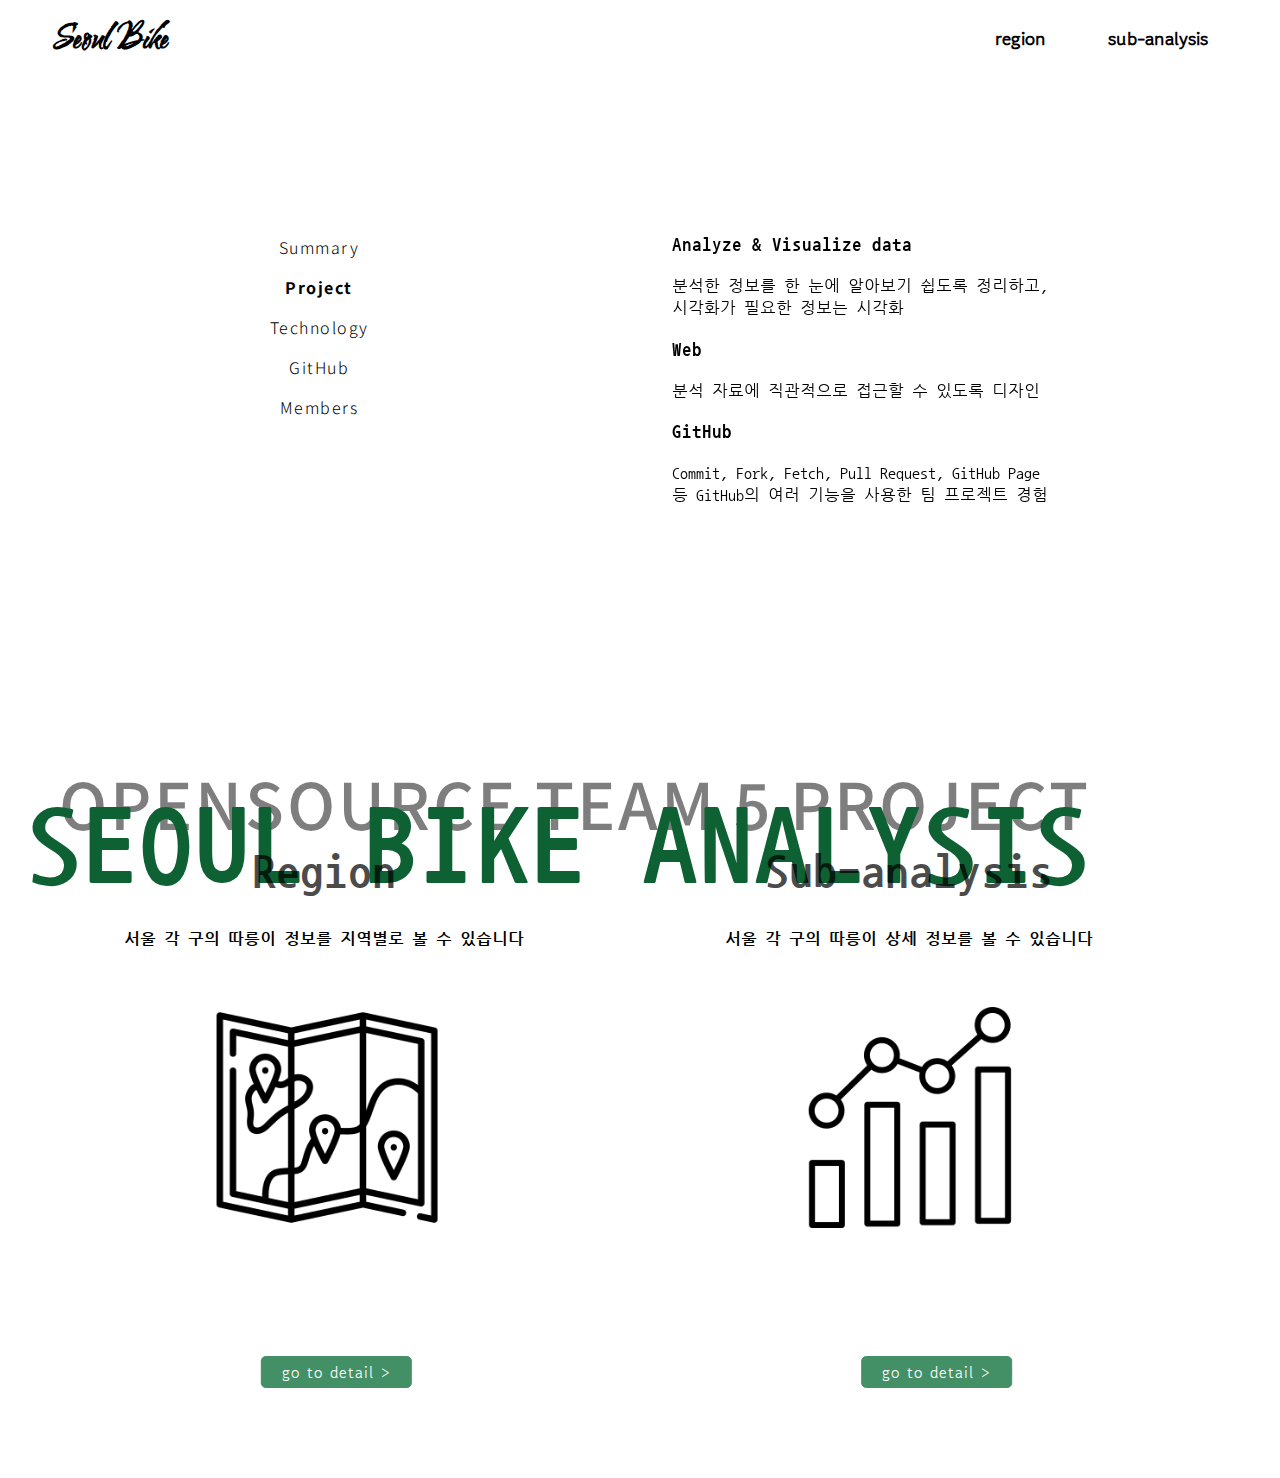
<file: main-1.html>
<!DOCTYPE html>
<html lang="en">
<head>
    <meta charset="UTF-8">
    <title>따릉이</title>
    <link rel="preconnect" href="https://fonts.googleapis.com">
    <link rel="preconnect" href="https://fonts.gstatic.com" crossorigin>
    <link href="https://fonts.googleapis.com/css2?family=Gowun+Dodum&family=Nanum+Gothic+Coding:wght@400;700&family=Noto+Sans+KR:wght@100;300;400;500&family=Water+Brush&display=swap" rel="stylesheet">
    <link rel="stylesheet" href="main.css">
</head>
<body>
    <header id = "menubar">
        <h1 id = "main"><a href = "main.html">Seoul Bike</a></h1>
        <nav id = "menu">
            <nav>
                <ul id="main1">
                    <li class="mainmenu"><a href = "region.html">region</a></li>
                    <li class="mainmenu"><a href = "sub.html">sub-analysis</a></li>
                </ul>
            </nav>
        </nav>
    </header>

    </div>
    <div class = "content" id = "maincontent">
        <article id = "tit">
            <h2>OPENSOURCE TEAM 5 PROJECT</h2>
            <h1>SEOUL BIKE ANALYSIS</h1>
        </article>
            
        <div id = "submenu">
            <button><a href="main.html">Summary</a></button><br>
            <button id = "active"><a href="main-1.html">Project</a></button><br>
            <button><a href="main-2.html">Technology</a></button><br>
            <button><a href="main-3.html">GitHub</a></button><br>
            <button><a href="main-4.html">Members</a></button>
        </div>

        <section id = "map_content">
            <article>
                <!-- <h1>Project Objective</h1> -->
                <h3>Analyze & Visualize data</h3>
                <p>
                분석한 정보를 한 눈에 알아보기 쉽도록 정리하고,<br> 
                시각화가 필요한 정보는 시각화</p>
                <h3>Web</h3>
                <p>
                분석 자료에 직관적으로 접근할 수 있도록 디자인</p>
                <h3>GitHub</h3>
                <p>
                Commit, Fork, Fetch, Pull Request, GitHub Page<br>
                등 GitHub의 여러 기능을 사용한 팀 프로젝트 경험</p>
            </article>
        </section>

    </div>
    <div class = "content" id = "subcon">
        <article class = "mainsec" id = "m1">
            <h1>Region</h1>
            <h3>서울 각 구의 따릉이 정보를 지역별로 볼 수 있습니다</h3>
            <img src="map2.png">
            <button class = "but"><a href = "region.html"> go to detail ></a></button>
        </article>
        <article class = "mainsec" id = "m2">
            <h1>Sub-analysis</h1>
            <h3>서울 각 구의 따릉이 상세 정보를 볼 수 있습니다</h3>
            <img src="graph.png">
            <button class = "but"><a href = "sub.html"> go to detail ></a></button>
        </article>

    </div>
</body>
</html>
</file>
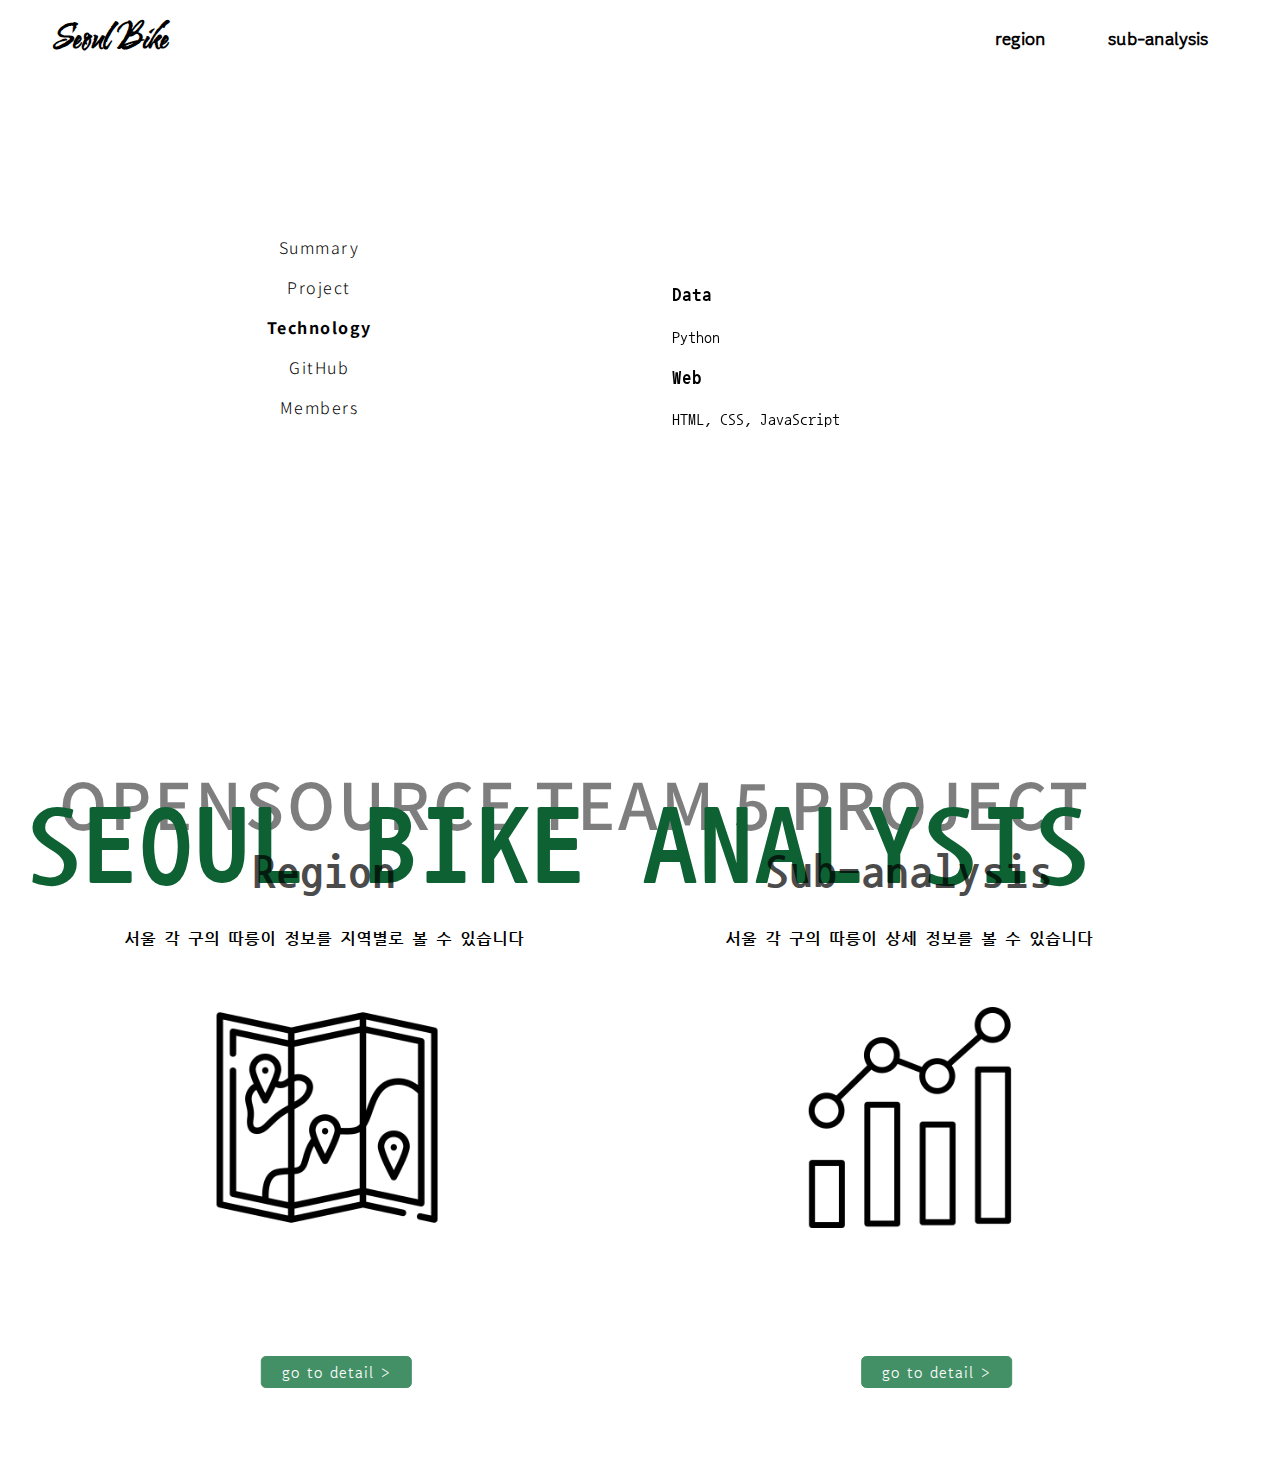
<file: main-2.html>
<!DOCTYPE html>
<html lang="en">
<head>
    <meta charset="UTF-8">
    <title>따릉이</title>
    <link rel="preconnect" href="https://fonts.googleapis.com">
    <link rel="preconnect" href="https://fonts.gstatic.com" crossorigin>
    <link href="https://fonts.googleapis.com/css2?family=Gowun+Dodum&family=Nanum+Gothic+Coding:wght@400;700&family=Noto+Sans+KR:wght@100;300;400;500&family=Water+Brush&display=swap" rel="stylesheet">
    <link rel="stylesheet" href="main.css">
</head>
<body>
    <header id = "menubar">
        <h1 id = "main"><a href = "main.html">Seoul Bike</a></h1>
        <nav id = "menu">
            <nav>
                <ul id="main1">
                    <li class="mainmenu"><a href = "region.html">region</a></li>
                    <li class="mainmenu"><a href = "sub.html">sub-analysis</a></li>
                </ul>
            </nav>
        </nav>
    </header>

    </div>
    <div class = "content" id = "maincontent">
        <article id = "tit">
            <h2>OPENSOURCE TEAM 5 PROJECT</h2>
            <h1>SEOUL BIKE ANALYSIS</h1>
            </article>
        
        <div id = "submenu">
            <button><a href="main.html">Summary</a></button><br>
            <button><a href="main-1.html">Project</a></button><br>
            <button id = "active"><a href="main-2.html">Technology</a></button><br>
            <button><a href="main-3.html">GitHub</a></button><br>
            <button><a href="main-4.html">Members</a></button>
        </div>

        <section id = "map_content">
            <article>
                <!-- <h1>Technology Stacks</h1> -->
                <h3>Data</h3>
                <p>Python</p>
                <h3>Web</h3>
                <p>HTML, CSS, JavaScript</p>
            </article>
        </section>

    </div>
    <div class = "content" id = "subcon">
        <article class = "mainsec" id = "m1">
            <h1>Region</h1>
            <h3>서울 각 구의 따릉이 정보를 지역별로 볼 수 있습니다</h3>
            <img src="map2.png">
            <button class = "but"><a href = "region.html"> go to detail ></a></button>
        </article>
        <article class = "mainsec" id = "m2">
            <h1>Sub-analysis</h1>
            <h3>서울 각 구의 따릉이 상세 정보를 볼 수 있습니다</h3>
            <img src="graph.png">
            <button class = "but"><a href = "sub.html"> go to detail ></a></button>
        </article>

    </div>
    </div>
         
</body>
</html>
</file>
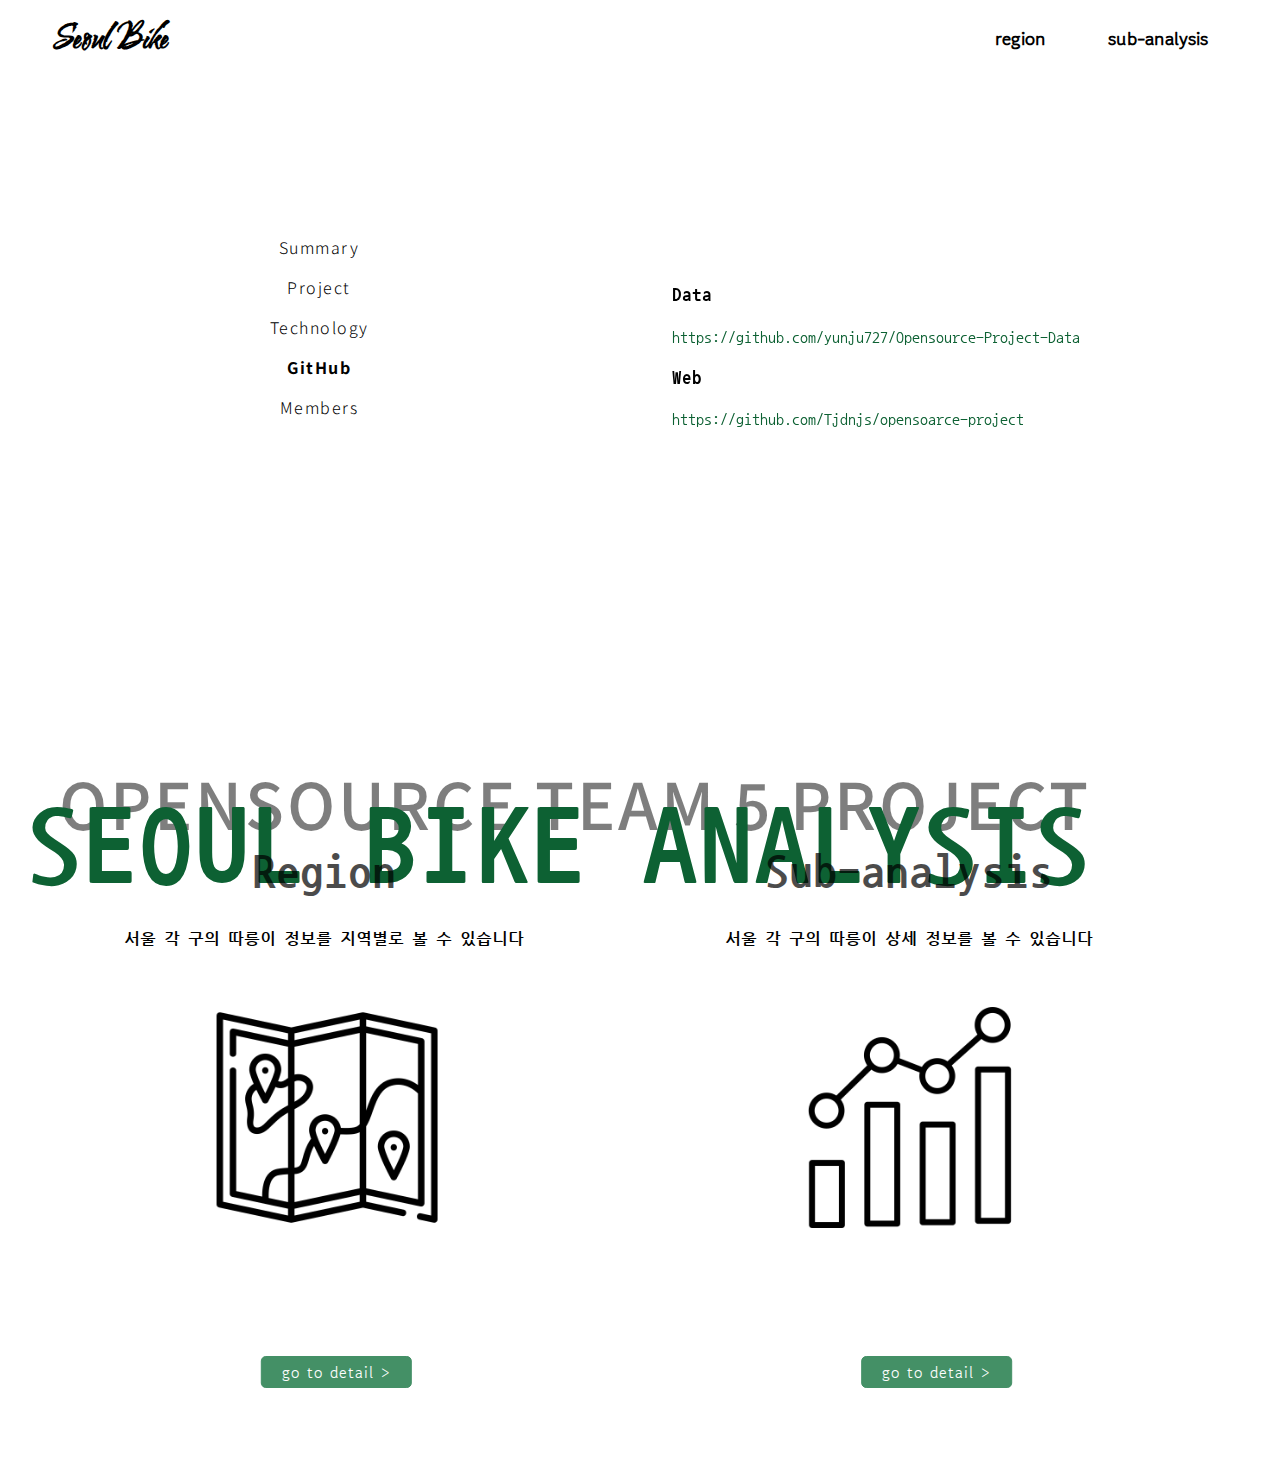
<file: main-3.html>
<!DOCTYPE html>
<html lang="en">
<head>
    <meta charset="UTF-8">
    <title>따릉이</title>
    <link rel="preconnect" href="https://fonts.googleapis.com">
    <link rel="preconnect" href="https://fonts.gstatic.com" crossorigin>
    <link href="https://fonts.googleapis.com/css2?family=Gowun+Dodum&family=Nanum+Gothic+Coding:wght@400;700&family=Noto+Sans+KR:wght@100;300;400;500&family=Water+Brush&display=swap" rel="stylesheet">
    <link rel="stylesheet" href="main.css">
</head>
<body>
    <header id = "menubar">
        <h1 id = "main"><a href = "main.html">Seoul Bike</a></h1>
        <nav id = "menu">
            <nav>
                <ul id="main1">
                    <li class="mainmenu"><a href = "region.html">region</a></li>
                    <li class="mainmenu"><a href = "sub.html">sub-analysis</a></li>
                </ul>
            </nav>
        </nav>
    </header>

    </div>
    <div class = "content" id = "maincontent">
        <article id = "tit">
            <h2>OPENSOURCE TEAM 5 PROJECT</h2>
            <h1>SEOUL BIKE ANALYSIS</h1>
            </article>
            
            <div id = "submenu">
                <button><a href="main.html">Summary</a></button><br>
                <button><a href="main-1.html">Project</a></button><br>
                <button><a href="main-2.html">Technology</a></button><br>
                <button id = "active"><a href="main-3.html">GitHub</a></button><br>
                <button><a href="main-4.html">Members</a></button>
            </div>

        <section id = "map_content">
            <article>
                <!-- <h1>GitHub</h1> -->
                <h3>Data</h3>
                <p><a href="https://github.com/yunju727/Opensource-Project-Data">
                    https://github.com/yunju727/Opensource-Project-Data</a></p>
                <h3>Web</h3>
                <p><a href="https://github.com/Tjdnjs/opensoarce-project">https://github.com/Tjdnjs/opensoarce-project</a></p>
            </article>
        </section>

    </div>
    <div class = "content" id = "subcon">
        <article class = "mainsec" id = "m1">
            <h1>Region</h1>
            <h3>서울 각 구의 따릉이 정보를 지역별로 볼 수 있습니다</h3>
            <img src="map2.png">
            <button class = "but"><a href = "region.html"> go to detail ></a></button>
        </article>
        <article class = "mainsec" id = "m2">
            <h1>Sub-analysis</h1>
            <h3>서울 각 구의 따릉이 상세 정보를 볼 수 있습니다</h3>
            <img src="graph.png">
            <button class = "but"><a href = "sub.html"> go to detail ></a></button>
        </article>

    </div>

</body>
</html>
</file>
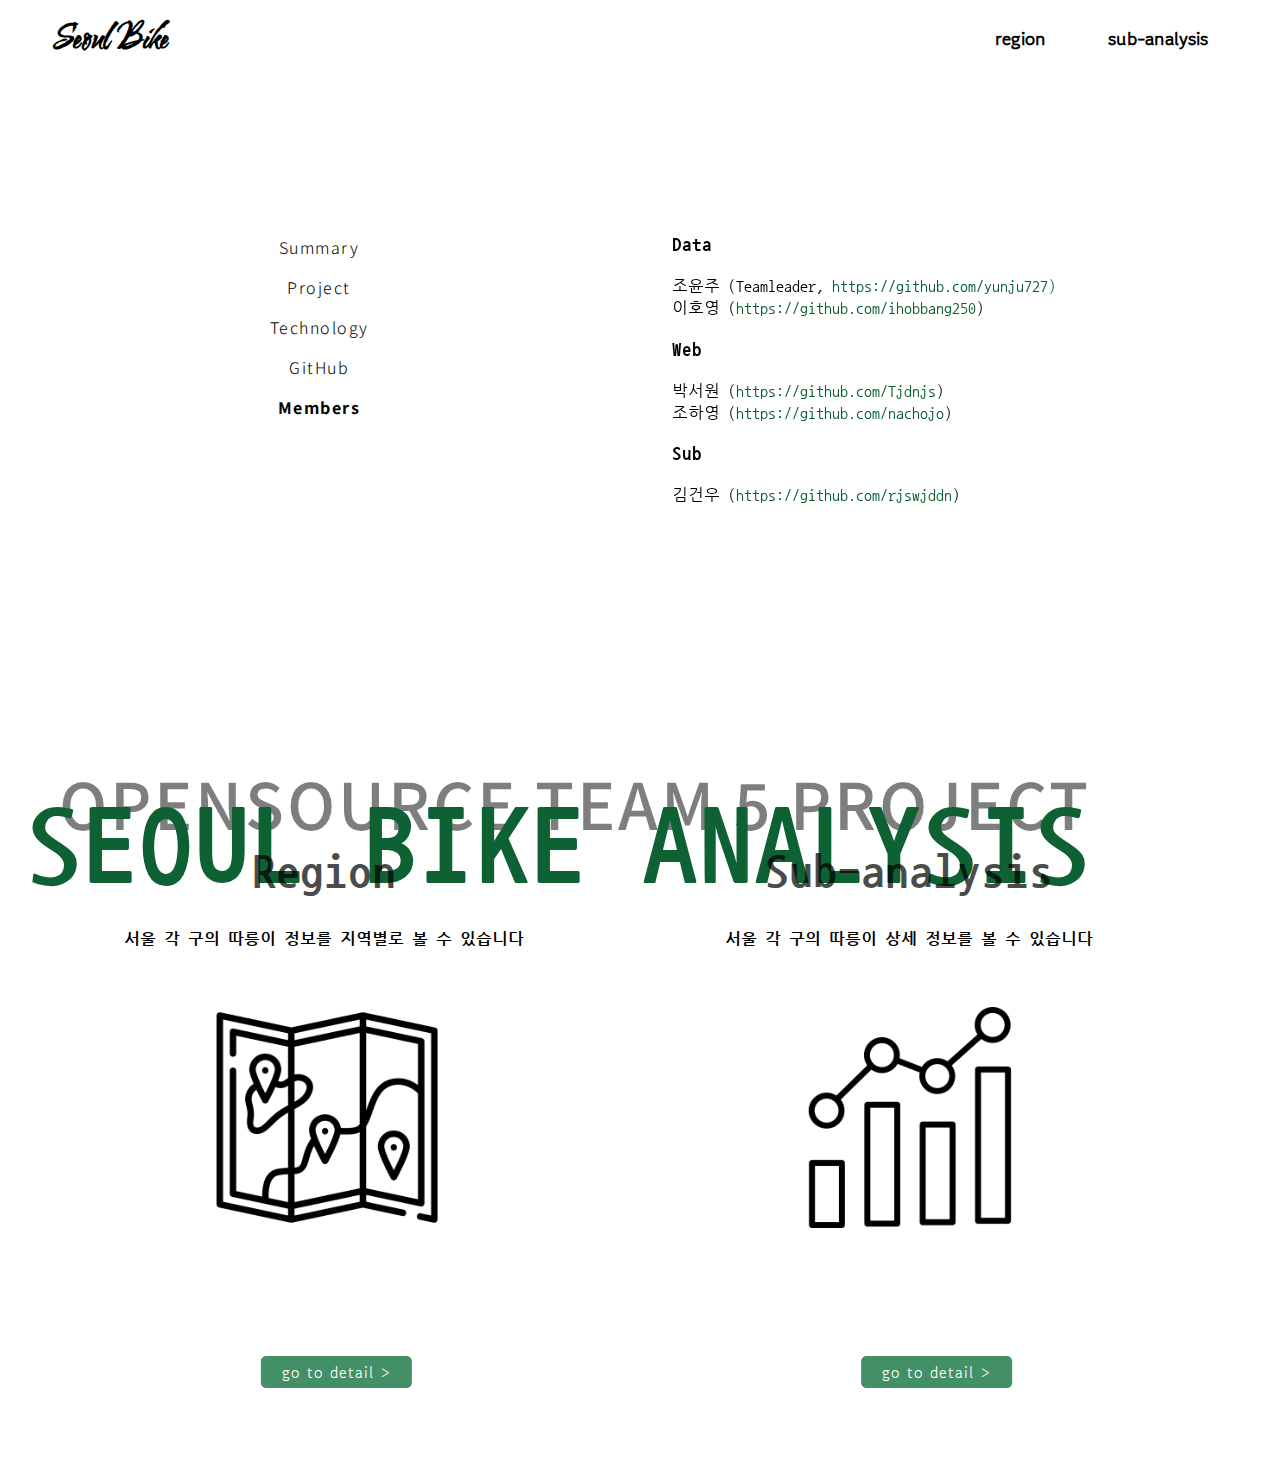
<file: main-4.html>
<!DOCTYPE html>
<html lang="en">
<head>
    <meta charset="UTF-8">
    <title>따릉이</title>
    <link rel="preconnect" href="https://fonts.googleapis.com">
    <link rel="preconnect" href="https://fonts.gstatic.com" crossorigin>
    <link href="https://fonts.googleapis.com/css2?family=Gowun+Dodum&family=Nanum+Gothic+Coding:wght@400;700&family=Noto+Sans+KR:wght@100;300;400;500&family=Water+Brush&display=swap" rel="stylesheet">
    <link rel="stylesheet" href="main.css">
</head>
<body>
    <header id = "menubar">
        <h1 id = "main"><a href = "main.html">Seoul Bike</a></h1>
        <nav id = "menu">
            <nav>
                <ul id="main1">
                    <li class="mainmenu"><a href = "region.html">region</a></li>
                    <li class="mainmenu"><a href = "sub.html">sub-analysis</a></li>
                </ul>
            </nav>
        </nav>
    </header>

    </div>
    <div class = "content" id = "maincontent">
        <article id = "tit">
            <h2>OPENSOURCE TEAM 5 PROJECT</h2>
            <h1>SEOUL BIKE ANALYSIS</h1>
        </article>
            
        <div id = "submenu">
            <button><a href="main.html">Summary</a></button><br>
            <button><a href="main-1.html">Project</a></button><br>
            <button><a href="main-2.html">Technology</a></button><br>
            <button><a href="main-3.html">GitHub</a></button><br>
            <button id = "active"><a href="main-4.html">Members</a></button>
        </div>

        <section id = "map_content">
            <article>
                <!-- <h1>Members</h1> -->
                <h3>Data</h3>
                <p>조윤주 (Teamleader, <a href="https://github.com/yunju727">https://github.com/yunju727)</a>
                    <br>이호영 (<a href="https://github.com/ihobbang250">https://github.com/ihobbang250</a>)
                </p>
                <h3>Web</h3>
                <p>박서원 (<a href = "https://github.com/Tjdnjs">https://github.com/Tjdnjs</a>)<br>
                    조하영 (<a href="https://github.com/nachojo">https://github.com/nachojo</a>)</p>
                <h3>Sub</h3>
                <p>김건우 (<a href="https://github.com/rjswjddn">https://github.com/rjswjddn</a>)</p>
            </article>
        </section>
</div>
<div class = "content" id = "subcon">
    <article class = "mainsec" id = "m1">
        <h1>Region</h1>
        <h3>서울 각 구의 따릉이 정보를 지역별로 볼 수 있습니다</h3>
        <img src="map2.png">
        <button class = "but"><a href = "region.html"> go to detail ></a></button>
    </article>
    <article class = "mainsec" id = "m2">
        <h1>Sub-analysis</h1>
        <h3>서울 각 구의 따릉이 상세 정보를 볼 수 있습니다</h3>
        <img src="graph.png">
        <button class = "but"><a href = "sub.html"> go to detail ></a></button>
    </article>

</div>
   
</body>
</html>
</file>
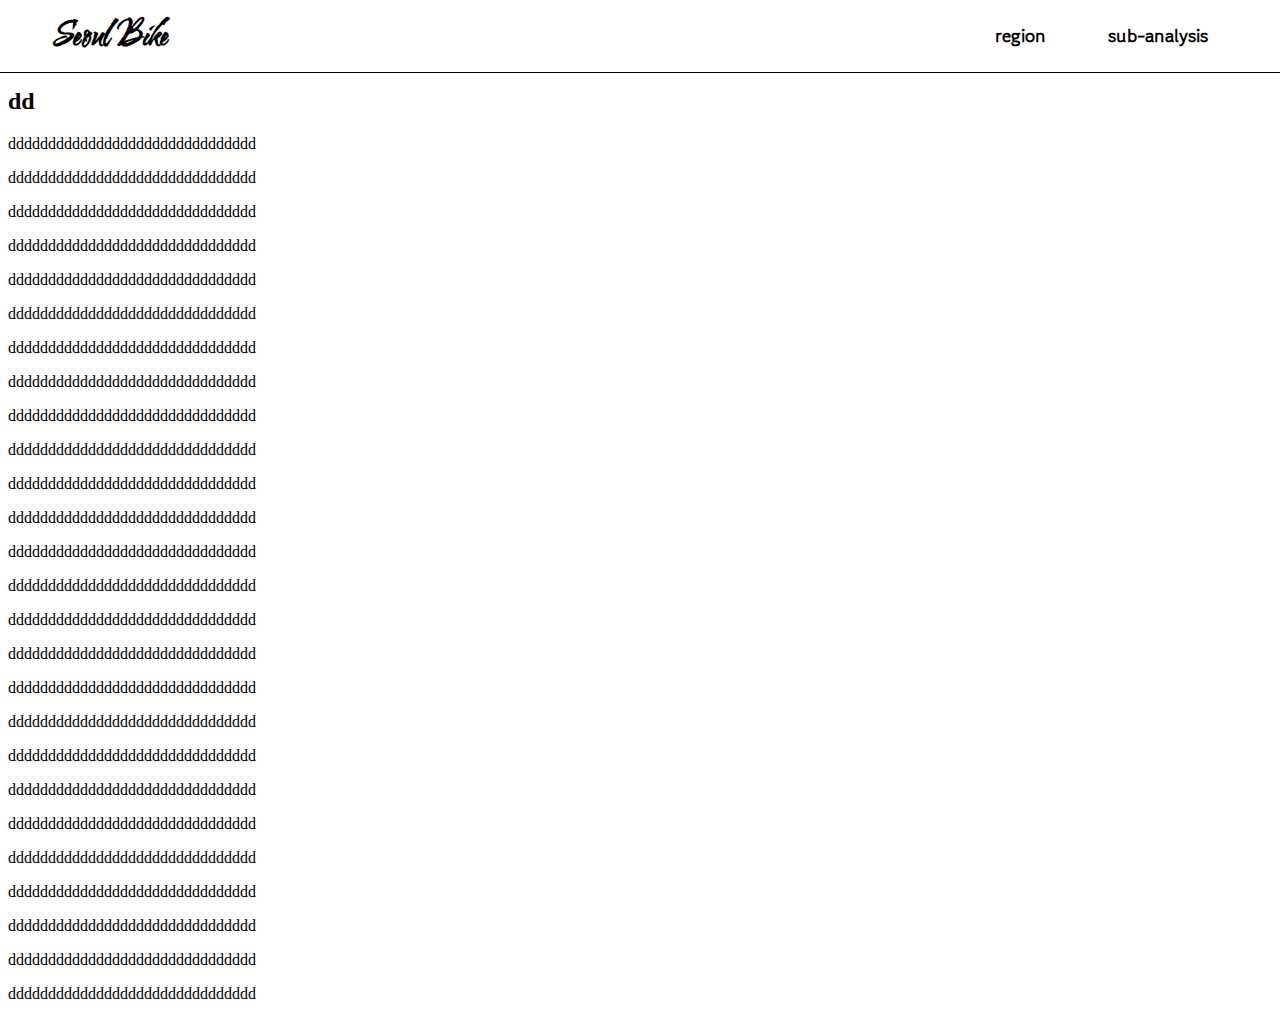
<file: main.html>
<!DOCTYPE html>
<html lang="en">
<head>
    <meta charset="UTF-8">
    <title>따릉이</title>
    <link rel="preconnect" href="https://fonts.googleapis.com">
    <link rel="preconnect" href="https://fonts.gstatic.com" crossorigin>
    <link href="https://fonts.googleapis.com/css2?family=Gowun+Dodum&family=Nanum+Gothic+Coding:wght@400;700&family=Noto+Sans+KR:wght@100;300;400;500&family=Water+Brush&display=swap" rel="stylesheet">

    <style>
        h1{
            margin-left:3%;
            font-family: 'Water Brush', cursive;
        }
        ul, ol, li{list-style: none;}
        ul::after{/*li float 해제*/
            content:"";display:block; clear:both;
        }
        a{
            color: black;
            text-decoration: none;
        }
        .mainmenu{
            font-family: 'Gowun Dodum', sans-serif;     
        }
        a:visited{
            color: black;
            text-decoration: none;
        }
        .mainmenu>a:hover{
            color:rgb(82, 82, 82); font-size: 1.15rem;
        }
        header{
            height: 40px;
            width:100%;
            padding: 1rem;
            font-weight: bold;
            background:white;
            display:flex;
            justify-content: space-between;
            align-items: center;
            position: fixed;
            border-bottom: solid 1px black;
            top:0; left:0;
        }
        body{
            padding-top:60px
        }
        #menu{
            width: 30%; text-align:center;
        }  
        #main1>li{
            text-align:center;
            position:relative;
            float:left;
        }
        #main1>li:hover>.submenu{
            display:block;
        }

        ul>li>a{
            text-align: center;
            margin:0 auto;
        }
        .submenu{
            display:none; position:absolute; width:100%; 
            font-size:0.95rem; text-align: center;
            padding-left: 0; padding-top:5px; padding-bottom: 5px;
            background:white;
            border: solid 1px black;
            line-height: 30px;
        }
        .mainmenu{
            font-size: 1.2rem; text-align:center;
            width: 40%;
        }
        .submenu>li:hover{
            background-color:rgb(196, 196, 196); 
        }

    </style>
</head>
<body>
    <header id = "menubar">
        <h1 id = "main"><a href = "main.html">Seoul Bike</a></h1>
        <nav id = "menu">
            <nav>
                <ul id="main1">
                    <li class="mainmenu"><a href = "region.html">region</a>
                        <!-- <ol class="submenu" id="submenu_r">
                            <li><a href = "#">강동구</a></li>
                            <li><a href = "#">강남구</a></li>
                            <li><a href = "#">강서구</a></li>
                            <li><a href = "#">강북구</a></li>
                            <li><a href = "#">서초구</a></li>
                        </ol> -->
                    </li>
                    <li class="mainmenu"><a href = "sub.html">sub-analysis</a>
                        <!-- <ol class="submenu" id="submenu_a">
                            <li><a href = "#">신규 가입 vs 실제 이용자</a></li>
                            <li><a href = "#">운동량 vs 이동거리</a></li>
                            <li><a href = "#">성별/연령별 이용률</a></li>
                        </ol> -->
                    </li>
                </ul>
            </nav>
        </nav>
    </header>

    <h2>dd</h2>
    <p>ddddddddddddddddddddddddddddddd</p>
    <p>ddddddddddddddddddddddddddddddd</p>
    <p>ddddddddddddddddddddddddddddddd</p>
    <p>ddddddddddddddddddddddddddddddd</p>
    <p>ddddddddddddddddddddddddddddddd</p>
    <p>ddddddddddddddddddddddddddddddd</p>
    <p>ddddddddddddddddddddddddddddddd</p>
    <p>ddddddddddddddddddddddddddddddd</p>
    <p>ddddddddddddddddddddddddddddddd</p>
    <p>ddddddddddddddddddddddddddddddd</p>
    <p>ddddddddddddddddddddddddddddddd</p>
    <p>ddddddddddddddddddddddddddddddd</p>
    <p>ddddddddddddddddddddddddddddddd</p>
    <p>ddddddddddddddddddddddddddddddd</p>
    <p>ddddddddddddddddddddddddddddddd</p>
    <p>ddddddddddddddddddddddddddddddd</p>
    <p>ddddddddddddddddddddddddddddddd</p>
    <p>ddddddddddddddddddddddddddddddd</p>
    <p>ddddddddddddddddddddddddddddddd</p>
    <p>ddddddddddddddddddddddddddddddd</p>
    <p>ddddddddddddddddddddddddddddddd</p>
    <p>ddddddddddddddddddddddddddddddd</p>
    <p>ddddddddddddddddddddddddddddddd</p>
    <p>ddddddddddddddddddddddddddddddd</p>
    <p>ddddddddddddddddddddddddddddddd</p>
    <p>ddddddddddddddddddddddddddddddd</p>
</body>
</html>
</file>
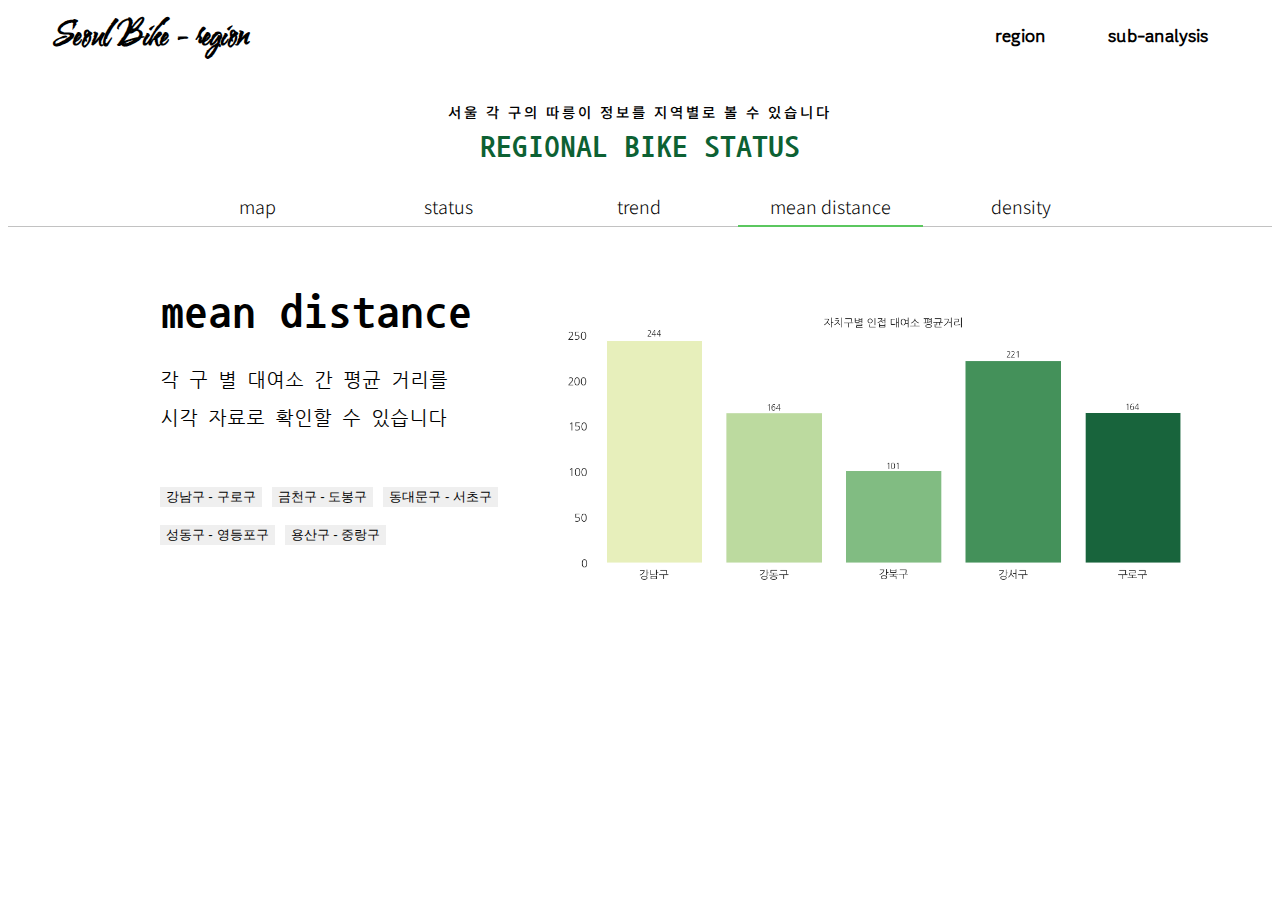
<file: region-1.html>
<!DOCTYPE html>
<html lang="en">
<head>
    <meta charset="UTF-8">
    <title>region : mean distance</title>
    <link rel="preconnect" href="https://fonts.googleapis.com">
    <link rel="preconnect" href="https://fonts.gstatic.com" crossorigin>
    <link rel="preconnect" href="https://fonts.googleapis.com">
    <link href="https://fonts.googleapis.com/css2?family=Gowun+Dodum&family=Nanum+Gothic+Coding:wght@400;700&family=Noto+Sans+KR:wght@100;300;400;500&family=Water+Brush&display=swap" rel="stylesheet">
    <!-- <meta name="viewport" content="width=device-width, height=device-height,initial-scale=1.0"> -->
    <link rel="stylesheet" href="region1.css">
</head>
<body>
    <header id = "menubar">
        <h1 id = "main"><a href = "main.html">Seoul Bike - region</a></h1>
        <nav id = "menu">
            <nav>
                <ul id="main1">
                    <li class="mainmenu"><a href = "region.html">region</a></li>
                    <li class="mainmenu"><a href = "sub.html">sub-analysis</a></li>
                </ul>
            </nav>
        </nav>
    </header>
    
    <div id = "content">
        <h2> 서울 각 구의 따릉이 정보를 지역별로 볼 수 있습니다</h2>
        <h1>REGIONAL BIKE STATUS</h1>
        
        <div id = "submenu">
            <button><a href="region.html">map</a></button>
            <button><a href="region-4.html">status</a></button>
            <button><a href="region-3.html">trend</a></button>
            <button id = "active"><a href="region-1.html">mean distance</a></button>
            <button><a href="region-2.html">density</a></button>
        </div>

        <section id = "map_content">
            <article>
                <h1>mean distance</h1>
                
                각 구 별 대여소 간 평균 거리를<br>
                시각 자료로 확인할 수 있습니다<br><br>
                    <button id="btn1">강남구 - 구로구</button> 
                    <button id="btn2">금천구 - 도봉구</button>
                    <button id="btn3">동대문구 - 서초구</button><br> 
                    <button id="btn4">성동구 - 영등포구</button>
                    <button id="btn5">용산구 - 중랑구</button> 
                    <!-- <button id="btn6">금천구</button> -->

            </article>
           <img src="평균거리1.png">
           <script src="region1.js"></script>
        </section>
      
    </div>
    

</body>
</html>
</file>
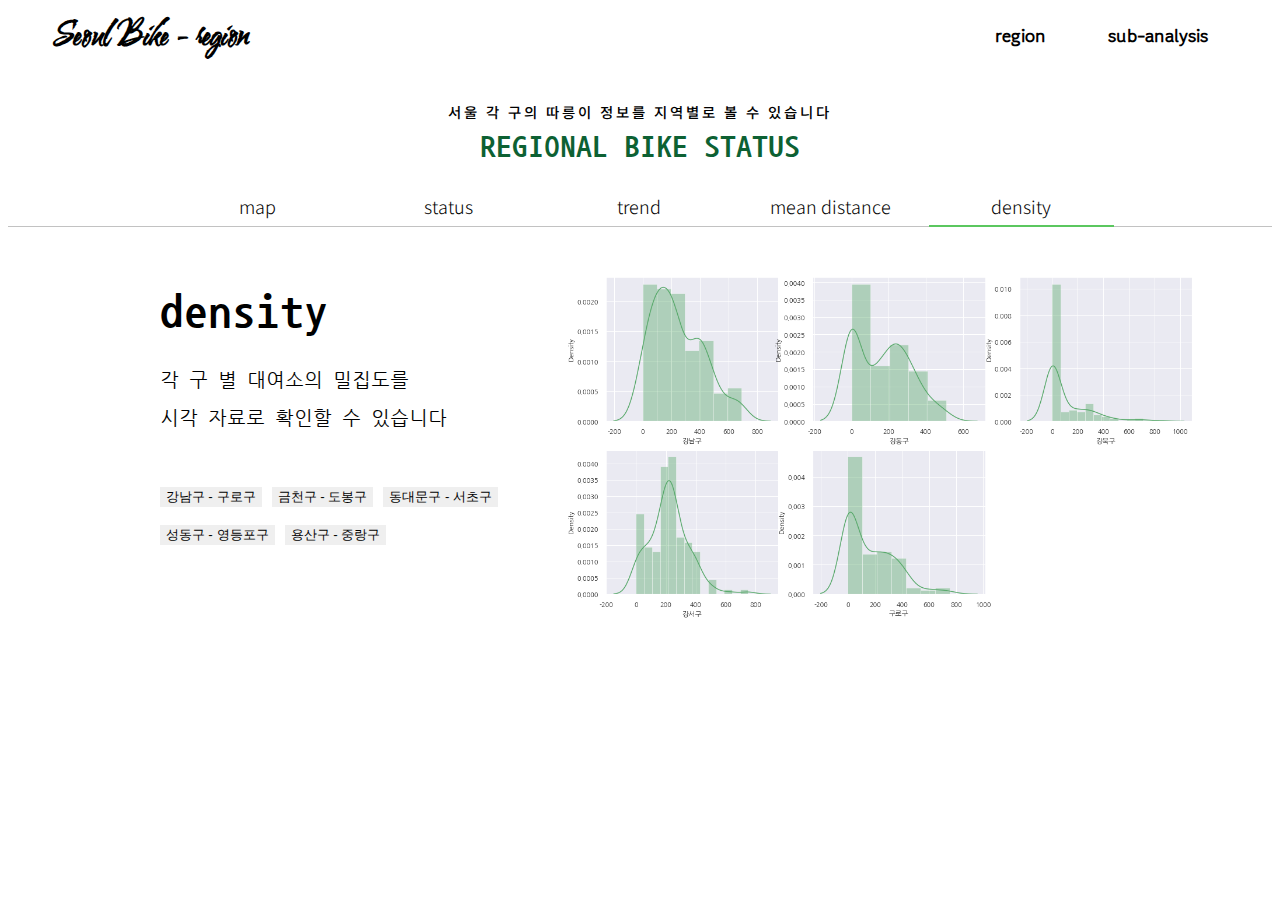
<file: region-2.html>
<!DOCTYPE html>
<html lang="en">
<head>
    <meta charset="UTF-8">
    <title>region : density</title>
    <link rel="preconnect" href="https://fonts.googleapis.com">
    <link rel="preconnect" href="https://fonts.gstatic.com" crossorigin>
    <link rel="preconnect" href="https://fonts.googleapis.com">
    <link href="https://fonts.googleapis.com/css2?family=Gowun+Dodum&family=Nanum+Gothic+Coding:wght@400;700&family=Noto+Sans+KR:wght@100;300;400;500&family=Water+Brush&display=swap" rel="stylesheet">
    <!-- <meta name="viewport" content="width=device-width, height=device-height,initial-scale=1.0"> -->
    <link rel="stylesheet" href="region2.css">
</head>
<body>
    <header id = "menubar">
        <h1 id = "main"><a href = "main.html">Seoul Bike - region</a></h1>
        <nav id = "menu">
            <nav>
                <ul id="main1">
                    <li class="mainmenu"><a href = "region.html">region</a></li>
                    <li class="mainmenu"><a href = "sub.html">sub-analysis</a></li>
                </ul>
            </nav>
        </nav>
    </header>
    
    <div id = "content">
        <h2> 서울 각 구의 따릉이 정보를 지역별로 볼 수 있습니다</h2>
        <h1>REGIONAL BIKE STATUS</h1>
        
        <div id = "submenu">
            <button><a href="region.html">map</a></button>
            <button><a href="region-4.html">status</a></button>
            <button><a href="region-3.html">trend</a></button>
            <button><a href="region-1.html">mean distance</a></button>
            <button id = "active"><a href="region-2.html">density</a></button>
        </div>

        <section id = "map_content">
            <article>
                <h1>density</h1>
                
                각 구 별 대여소의 밀집도를<br>
                시각 자료로 확인할 수 있습니다<br><br>
                <button id="btn1">강남구 - 구로구</button> 
                <button id="btn2">금천구 - 도봉구</button>
                <button id="btn3">동대문구 - 서초구</button><br> 
                <button id="btn4">성동구 - 영등포구</button>
                <button id="btn5">용산구 - 중랑구</button> 
                <!-- <button id="btn6">금천구</button> -->
            </article>
           <img src="밀집도1.png">
           <script src="region2.js"></script>
        </section>
      
    </div>
    

</body>
</html>
</file>
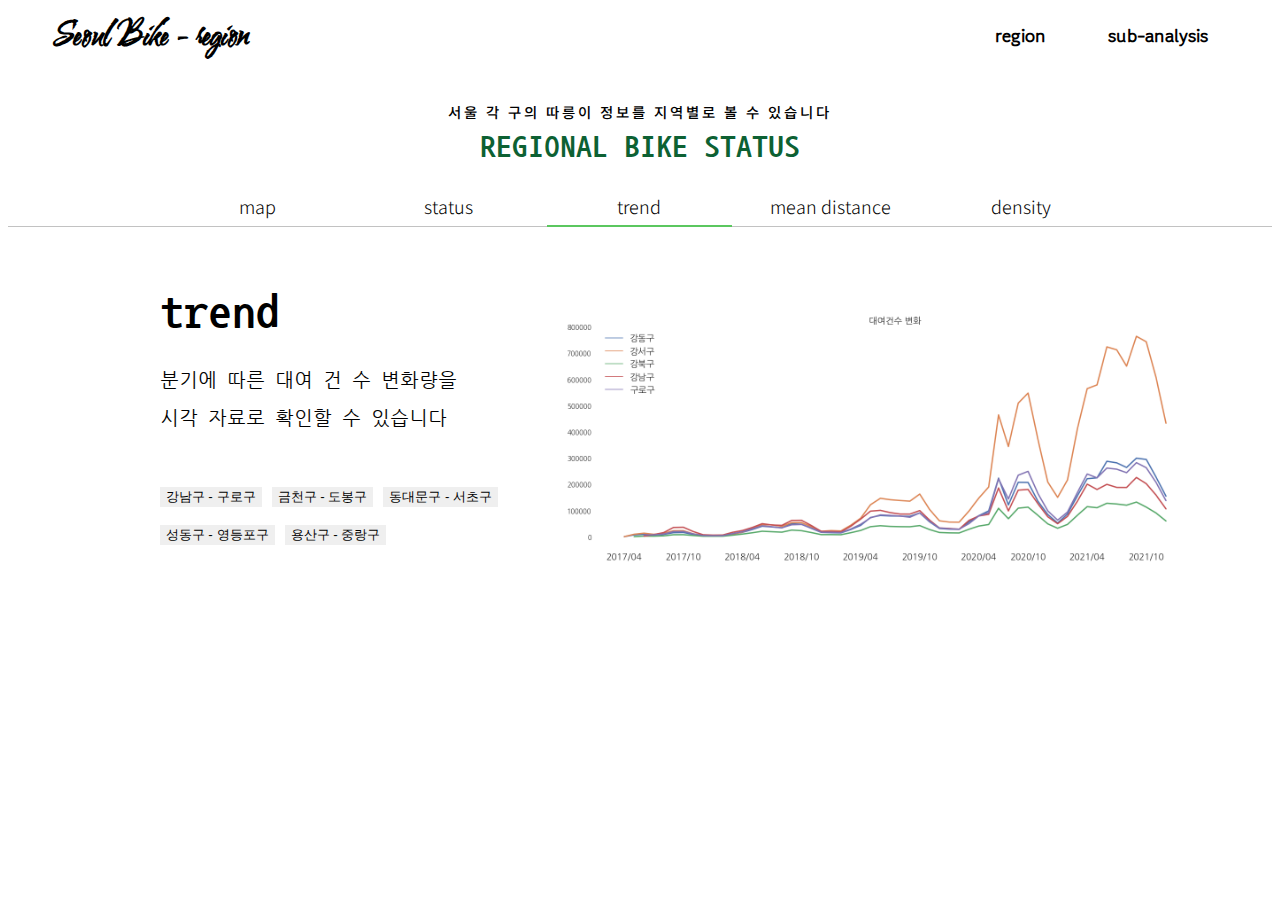
<file: region-3.html>
<!DOCTYPE html>
<html lang="en">
<head>
    <meta charset="UTF-8">
    <title>region : density</title>
    <link rel="preconnect" href="https://fonts.googleapis.com">
    <link rel="preconnect" href="https://fonts.gstatic.com" crossorigin>
    <link rel="preconnect" href="https://fonts.googleapis.com">
    <link href="https://fonts.googleapis.com/css2?family=Gowun+Dodum&family=Nanum+Gothic+Coding:wght@400;700&family=Noto+Sans+KR:wght@100;300;400;500&family=Water+Brush&display=swap" rel="stylesheet">
    <!-- <meta name="viewport" content="width=device-width, height=device-height,initial-scale=1.0"> -->
    <link rel="stylesheet" href="region1.css">
</head>
<body>
    <header id = "menubar">
        <h1 id = "main"><a href = "main.html">Seoul Bike - region</a></h1>
        <nav id = "menu">
            <nav>
                <ul id="main1">
                    <li class="mainmenu"><a href = "region.html">region</a></li>
                    <li class="mainmenu"><a href = "sub.html">sub-analysis</a></li>
                </ul>
            </nav>
        </nav>
    </header>
    
    <div id = "content">
        <h2> 서울 각 구의 따릉이 정보를 지역별로 볼 수 있습니다</h2>
        <h1>REGIONAL BIKE STATUS</h1>
        
        <div id = "submenu">
            <button><a href="region.html">map</a></button>
            <button><a href="region-4.html">status</a></button>
            <button id = "active"><a href="region-3.html">trend</a></button>
            <button><a href="region-1.html">mean distance</a></button>
            <button><a href="region-2.html">density</a></button>
        </div>

        <section id = "map_content">
            <article>
                <h1>trend</h1>
                분기에 따른 대여 건 수 변화량을<br>
                시각 자료로 확인할 수 있습니다<br><br>
                <button id="btn1">강남구 - 구로구</button> 
                <button id="btn2">금천구 - 도봉구</button>
                <button id="btn3">동대문구 - 서초구</button><br> 
                <button id="btn4">성동구 - 영등포구</button>
                <button id="btn5">용산구 - 중랑구</button> 
                <!-- <button id="btn6">금천구</button> -->
            </article>
           <img src="대여건수 변화1.png">
           <script src="region3.js"></script>
        </section>
      
    </div>
    

</body>
</html>
</file>
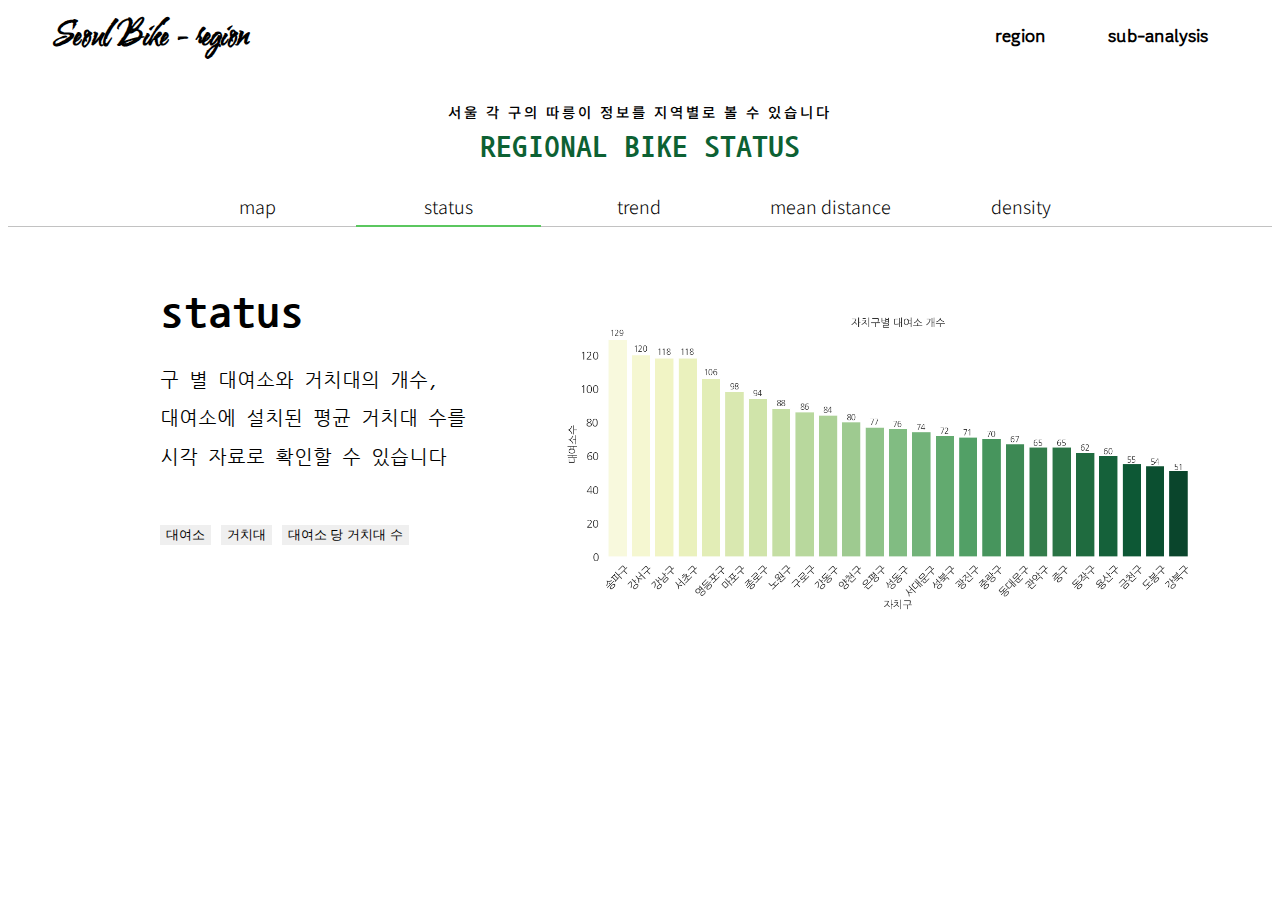
<file: region-4.html>
<!DOCTYPE html>
<html lang="en">
<head>
    <meta charset="UTF-8">
    <title>region : density</title>
    <link rel="preconnect" href="https://fonts.googleapis.com">
    <link rel="preconnect" href="https://fonts.gstatic.com" crossorigin>
    <link rel="preconnect" href="https://fonts.googleapis.com">
    <link href="https://fonts.googleapis.com/css2?family=Gowun+Dodum&family=Nanum+Gothic+Coding:wght@400;700&family=Noto+Sans+KR:wght@100;300;400;500&family=Water+Brush&display=swap" rel="stylesheet">
    <!-- <meta name="viewport" content="width=device-width, height=device-height,initial-scale=1.0"> -->
    <link rel="stylesheet" href="region1.css">
</head>
<body>
    <header id = "menubar">
        <h1 id = "main"><a href = "main.html">Seoul Bike - region</a></h1>
        <nav id = "menu">
            <nav>
                <ul id="main1">
                    <li class="mainmenu"><a href = "region.html">region</a></li>
                    <li class="mainmenu"><a href = "sub.html">sub-analysis</a></li>
                </ul>
            </nav>
        </nav>
    </header>
    
    <div id = "content">
        <h2> 서울 각 구의 따릉이 정보를 지역별로 볼 수 있습니다</h2>
        <h1>REGIONAL BIKE STATUS</h1>
        
        <div id = "submenu">
            <button><a href="region.html">map</a></button>
            <button id = "active"><a href="region-4.html">status</a></button>
            <button><a href="region-3.html">trend</a></button>
            <button><a href="region-1.html">mean distance</a></button>
            <button><a href="region-2.html">density</a></button>
        </div>

        <section id = "map_content">
            <article>
                <h1>status</h1>
                구 별 대여소와 거치대의 개수,<br>
                대여소에 설치된 평균 거치대 수를<br>
                시각 자료로 확인할 수 있습니다<br><br>
                <button id="btn6">대여소</button> 
                <button id="btn7">거치대</button>
                <button id="btn8">대여소 당 거치대 수</button>
            </article>
           <img src="대여소개수.png">
           <script src="region4.js"></script>
        </section>
      
    </div>
    

</body>
</html>
</file>
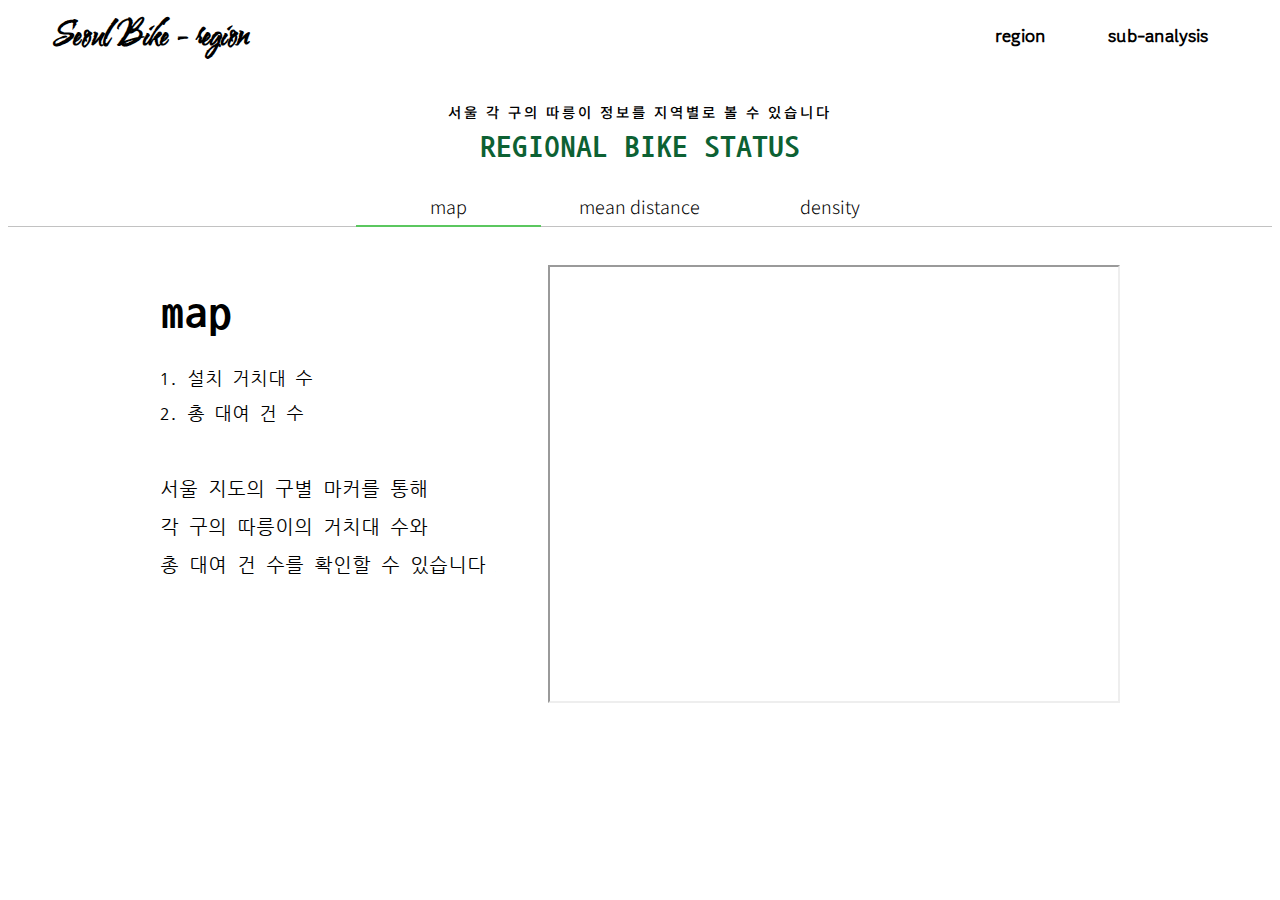
<file: region.html>
<!DOCTYPE html>
<html lang="en">
<head>
    <meta charset="UTF-8">
    <title>따릉이</title>
    <link rel="preconnect" href="https://fonts.googleapis.com">
    <link rel="preconnect" href="https://fonts.gstatic.com" crossorigin>
    <link rel="preconnect" href="https://fonts.googleapis.com">
    <link href="https://fonts.googleapis.com/css2?family=Gowun+Dodum&family=Nanum+Gothic+Coding:wght@400;700&family=Noto+Sans+KR:wght@100;300;400;500&family=Water+Brush&display=swap" rel="stylesheet">
    <!-- <meta name="viewport" content="width=device-width, height=device-height,initial-scale=1.0"> -->
    <link rel="stylesheet" href="region.css">
</head>
<body>
    <header id = "menubar">
        <h1 id = "main"><a href = "main.html">Seoul Bike - region</a></h1>
        <nav id = "menu">
            <nav>
                <ul id="main1">
                    <li class="mainmenu"><a href = "region.html">region</a></li>
                    <li class="mainmenu"><a href = "sub.html">sub-analysis</a></li>
                </ul>
            </nav>
        </nav>
    </header>
    
    <div id = "content">
        <h2> 서울 각 구의 따릉이 정보를 지역별로 볼 수 있습니다</h2>
        <h1>REGIONAL BIKE STATUS</h1>
        
        <div id = "submenu">
            <button id = "active"><a href="region.html">map</a></button>
            <button><a href="region-1.html">mean distance</a></button>
            <button><a href="region-2.html">density</a></button>
        </div>

        <section id = "map_content">
            <article>
                <h1>map</h1>
                <li>1. 설치 거치대 수</li>
                <li>2. 총 대여 건 수</li><br>
                서울 지도의 구별 마커를 통해<br>
                각 구의 따릉이의 거치대 수와<br>
                총 대여 건 수를 확인할 수 있습니다
            </article>
            <iframe src="https://www.google.com/maps/d/u/0/embed?mid=1-YB6tuaZfOBf2h95jw8B7RvhLs0TmkKB&ehbc=2E312F" ></iframe>
        </section>
        <!-- <button id = "gomap"><a href="#map">go to map ></a></button> -->
    </div>
    
    <!-- <div id = "map">
        <iframe src="https://www.google.com/maps/d/u/0/embed?mid=1-YB6tuaZfOBf2h95jw8B7RvhLs0TmkKB&ehbc=2E312F" ></iframe>
    </div> -->
</body>
</html>
</file>
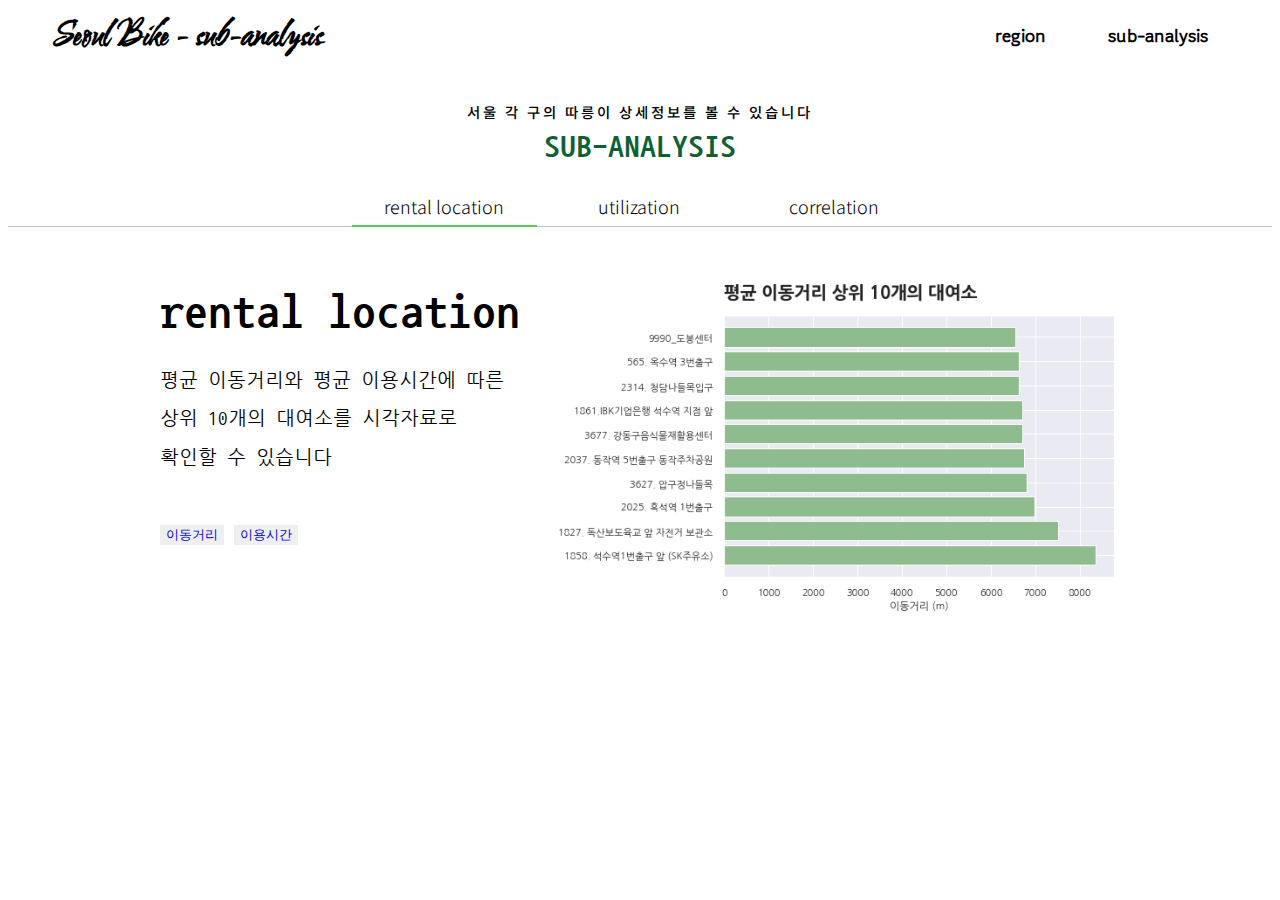
<file: sub.html>
<!DOCTYPE html>
<html lang="en">
<head>
    <meta charset="UTF-8">
    <title>sub-analysis : rental location</title>
    <link rel="preconnect" href="https://fonts.googleapis.com">
    <link rel="preconnect" href="https://fonts.gstatic.com" crossorigin>
    <link rel="preconnect" href="https://fonts.googleapis.com">
    <link href="https://fonts.googleapis.com/css2?family=Gowun+Dodum&family=Nanum+Gothic+Coding:wght@400;700&family=Noto+Sans+KR:wght@100;300;400;500&family=Water+Brush&display=swap" rel="stylesheet">
    <link rel="stylesheet" href="sub.css">
</head>
<body>
    <header id = "menubar">
        <h1 id = "main"><a href = "main.html">Seoul Bike - sub-analysis</a></h1>
        <nav id = "menu">
            <nav>
                <ul id="main1">
                    <li class="mainmenu"><a href = "region.html">region</a></li>
                    <li class="mainmenu"><a href = "sub.html">sub-analysis</a></li>
                </ul>
            </nav>
        </nav>
    </header>
    
    <div id = "content">
        <h2> 서울 각 구의 따릉이 상세정보를 볼 수 있습니다</h2>
        <h1>SUB-ANALYSIS</h1>
		
        <div id = "submenu">
            <button id = "active"><a href="sub.html">rental location</a></button>
            <button><a href="sub2.html">utilization</a></button>
			<button><a href="sub4.html">correlation</a></button>
        </div>
        <section id = "map_content">
            <article>
                <h1>rental location</h1>
				평균 이동거리와 평균 이용시간에 따른 <br>상위 10개의 대여소를 시각자료로<br> 확인할 수 있습니다<br><br>
				<button><a href="sub.html">이동거리</a></button>
				<button><a href="sub1.html">이용시간</a></button>
			</article>
			<img src="subimg/dis.png">
	   </section>
	</div>
</body>
</html>
</file>
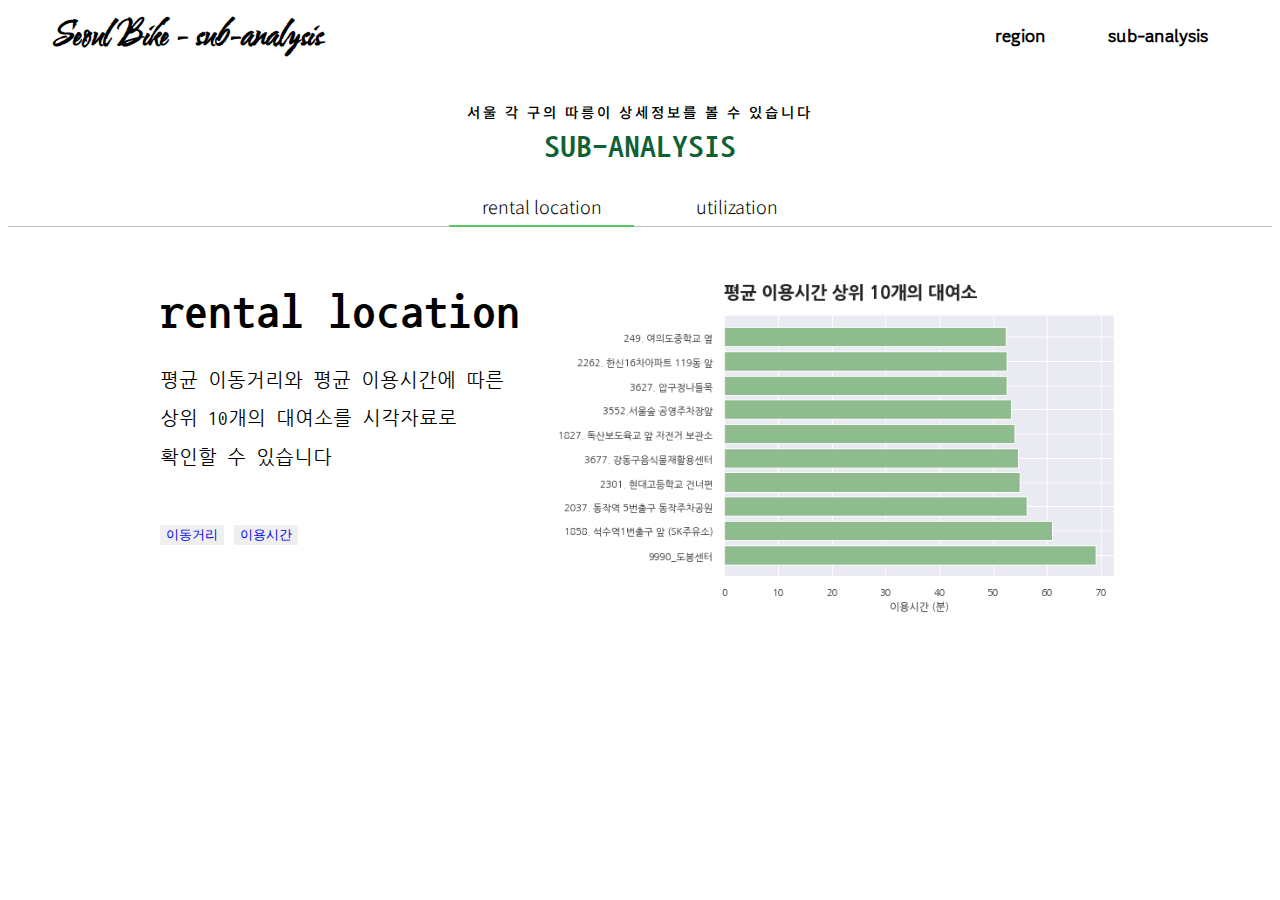
<file: sub1.html>
<!DOCTYPE html>
<html lang="en">
<head>
    <meta charset="UTF-8">
    <title>sub-analysis : rental location</title>
    <link rel="preconnect" href="https://fonts.googleapis.com">
    <link rel="preconnect" href="https://fonts.gstatic.com" crossorigin>
    <link rel="preconnect" href="https://fonts.googleapis.com">
    <link href="https://fonts.googleapis.com/css2?family=Gowun+Dodum&family=Nanum+Gothic+Coding:wght@400;700&family=Noto+Sans+KR:wght@100;300;400;500&family=Water+Brush&display=swap" rel="stylesheet">
    <link rel="stylesheet" href="sub.css">
</head>
<body>
    <header id = "menubar">
        <h1 id = "main"><a href = "main.html">Seoul Bike - sub-analysis</a></h1>
        <nav id = "menu">
            <nav>
                <ul id="main1">
                    <li class="mainmenu"><a href = "region.html">region</a></li>
                    <li class="mainmenu"><a href = "sub.html">sub-analysis</a></li>
                </ul>
            </nav>
        </nav>
    </header>
    
    <div id = "content">
        <h2> 서울 각 구의 따릉이 상세정보를 볼 수 있습니다</h2>
        <h1>SUB-ANALYSIS</h1>
		
        <div id = "submenu">
            <button id = "active"><a href="sub.html">rental location</a></button>
            <button><a href="sub2.html">utilization</a></button>
        </div>
        <section id = "map_content">
            <article>
                <h1>rental location</h1>
                평균 이동거리와 평균 이용시간에 따른 <br>상위 10개의 대여소를 시각자료로<br> 확인할 수 있습니다<br><br>
				<button><a href="sub.html">이동거리</a></button>
				<button><a href="sub1.html">이용시간</a></button>
			</article>
			<img src="subimg/time.png">
	   </section>
	</div>
</body>
</html>
</file>
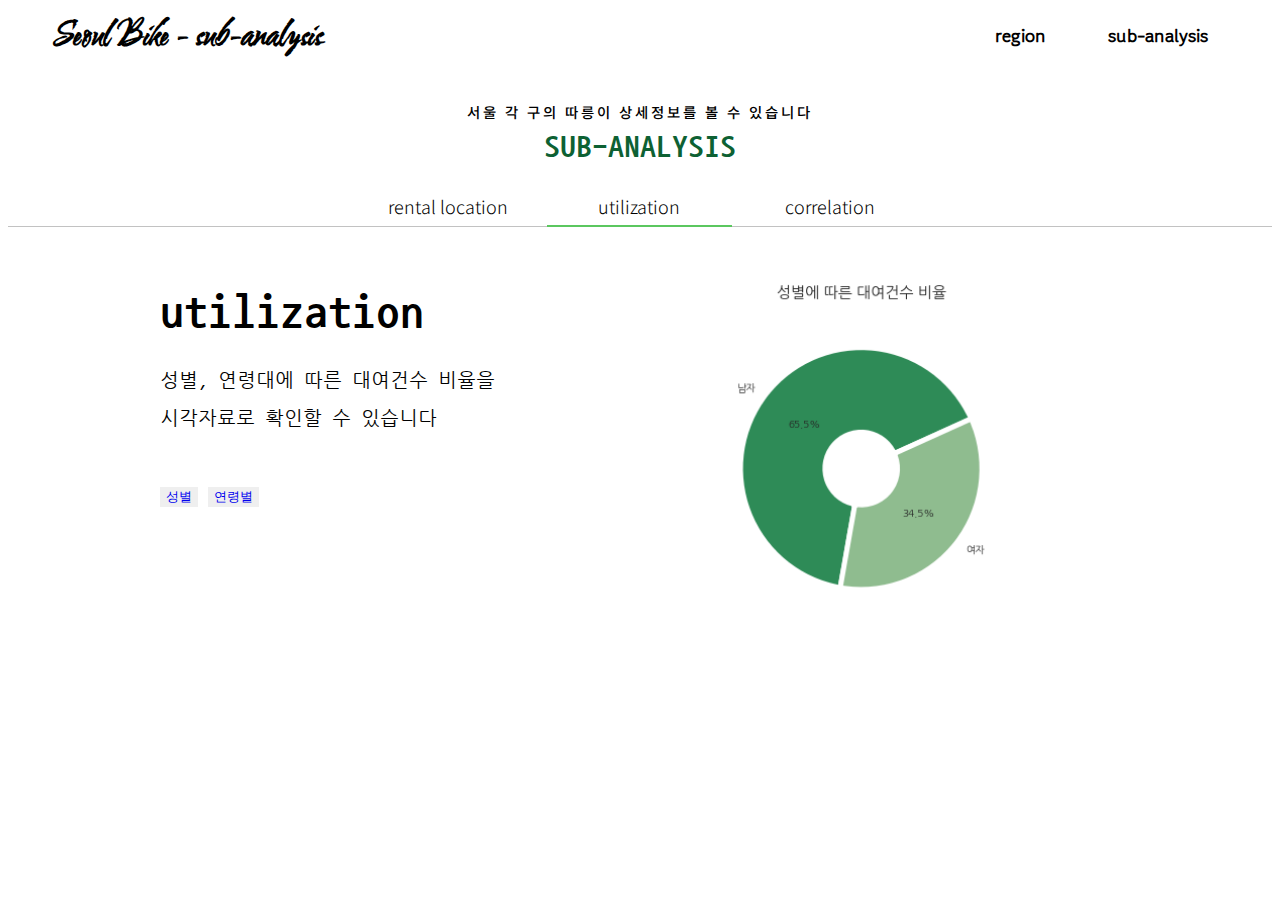
<file: sub2.html>
<!DOCTYPE html>
<html lang="en">
<head>
    <meta charset="UTF-8">
    <title>sub-analysis : utilization</title>
    <link rel="preconnect" href="https://fonts.googleapis.com">
    <link rel="preconnect" href="https://fonts.gstatic.com" crossorigin>
    <link rel="preconnect" href="https://fonts.googleapis.com">
    <link href="https://fonts.googleapis.com/css2?family=Gowun+Dodum&family=Nanum+Gothic+Coding:wght@400;700&family=Noto+Sans+KR:wght@100;300;400;500&family=Water+Brush&display=swap" rel="stylesheet">
    <link rel="stylesheet" href="sub2.css">
</head>
<body>
    <header id = "menubar">
        <h1 id = "main"><a href = "main.html">Seoul Bike - sub-analysis</a></h1>
        <nav id = "menu">
            <nav>
                <ul id="main1">
                    <li class="mainmenu"><a href = "region.html">region</a></li>
                    <li class="mainmenu"><a href = "sub.html">sub-analysis</a></li>
                </ul>
            </nav>
        </nav>
    </header>
    <div id = "content">
        <h2> 서울 각 구의 따릉이 상세정보를 볼 수 있습니다</h2>
        <h1>SUB-ANALYSIS</h1>
		
        <div id = "submenu">
            <button><a href="sub.html">rental location</a></button>
            <button id = "active"><a href="sub2.html">utilization</a></button>
			<button><a href="sub4.html">correlation</a></button>
        </div>
        <section id = "map_content">
            <article>
                <h1>utilization</h1>
                성별, 연령대에 따른 대여건수 비율을<br>시각자료로 확인할 수 있습니다<br><br>
				<button><a href="sub2.html">성별</a></button>
				<button><a href="sub3.html">연령별</a></button>
			</article>
			<img src="subimg/gen.png">
	   </section>
	</div>
</body>
</html>
</file>
<file: main.css>
header>h1{
    margin-left:3%;
    font-family: 'Water Brush', cursive;
}
ul, ol, li{list-style: none;}
ul::after{/*li float 해제*/
    content:"";display:block; clear:both;
}
header a{
    color: black;
    text-decoration: none;
}
.mainmenu{
    font-family: 'Gowun Dodum', sans-serif;     
}
header a:visited{
    color: black;
    text-decoration: none;
}
.mainmenu>a:hover{
    color:rgb(82, 82, 82); font-size: 1.15rem;
}
header{
    height: 45px;
    width:100%;
    padding: 1rem;
    font-weight: bold;
    background:white;
    display:flex;
    justify-content: space-between;
    align-items: center;
    position: fixed;
    /* border-bottom: solid 1px black; */
    top:0; left:0;
    z-index:0;
}
body{
    padding-top:60px
}
#menu{
    width: 30%; text-align:center;
}  
#main1>li{
    text-align:center;
    position:relative;
    float:left;
}
#main1>li:hover>.submenu{
    display:block;
}

ul>li>a{
    text-align: center;
    margin:0 auto;
}
.submenu{
    display:none; position:absolute; width:100%; 
    font-size:0.95rem; text-align: center;
    padding-left: 0; padding-top:5px; padding-bottom: 5px;
    background:white;
    border: solid 1px black;
    line-height: 30px;
}
.mainmenu{
    font-size: 1.2rem; text-align:center;
    width: 40%;
}
.submenu>li:hover{
    background-color:rgb(196, 196, 196); 
}

.content{
    width: 100%;
    height: 675px;
    position:relative;
    font-family: 'Nanum Gothic Coding', monospace;
}
/* #m1 h1{
    margin-top: 80px; margin-bottom:35px;
    margin-left: 20%; font-size: 2rem
}
#m2 h1{
    margin-top: 80px; margin-bottom:35px;
    margin-left: 15%; font-size: 2rem
} */
#m1 h3{
    margin-bottom:20px;
    margin-left: 20%; font-size:1rem;
}
#m2 h3{
    margin-bottom:20px;
    margin-left: 15%; font-size:1rem;
}
/* .subsec h3{
    margin-bottom:20px;
    margin-left: 7%; font-size:1.1rem;
} */
.mainsec{
    position: absolute;
    margin-top: 60px;
    width : 50%; height: 680px;
    text-align: center;
    /* border: 3px solid red; */
    
}
#m1{
    transform:translateX(-10%);
}
#m2{ left : 50%; transform:translateX(-15%);
}
/*  */
/*  */
/*  */
#tit{
    width: 50%; left:0;bottom:0;
}
#maincontent{
    width: 100%;height: 670px; 
    /* border:3px solid red; */
    position:static;
    font-family: 'Nanum Gothic Coding', monospace;
}
#tit>h1{
    margin-top:40px; position:absolute;
    text-align:center; bottom:0;left:0;
    font-size:7rem; color:rgb(13, 97, 51);
    margin-top: 15px;  margin-bottom:0;
    z-index:-1; margin-left:2%;
}
#tit>h2{ text-align:center;margin-left:4%;z-index:-1; 
    font-family: 'Noto Sans KR', sans-serif;
    line-height: 1.5em;position:absolute;
    bottom:0; margin-bottom:50px; opacity:0.5;
    font-weight:500; font-size:4rem; letter-spacing: 3px;
}
#maincontent>p{
    font-family: 'Noto Sans KR', sans-serif;
    margin-top:20px; margin-left:7%;
    font-weight:300; font-size:1.4rem; letter-spacing: 3px;
}
#submenu{
    position:absolute;
    margin-top:13%; text-align:center;
    font-weight:400; letter-spacing: 0px;
    width: 50%; left:0; z-index:0;
}
#submenu>button{
    font-family: 'Noto Sans KR', sans-serif;
    border : 0px; background-color:white;
    font-size:1rem; font-weight: 300;
    margin-left:-8px;margin-right:-6px;
    height:40px; letter-spacing: 1.5px;
    box-sizing: border-box; 
    cursor: pointer;
}
#submenu a:hover{
    color: rgb(18, 113, 21);
    font-weight:400;
    /* border-bottom : 2px solid rgb(18, 113, 21); */
}

#submenu button>a{
    width: 140px; height: 40px;
    color: black; display:block;
    text-decoration: none;
}
#submenu button>a:visited{
    text-decoration: none;
}
#submenu #active a{
    font-weight:bold;
}
#submenu #active a:hover{
    color: rgb(18, 113, 21);
    /* border-bottom : 2px solid rgb(18, 113, 21); */
}

section{
    width:50%; left:50%;
    height:540px; display:flex; align-items: center;
    /* border: 3px solid black; */
    position: relative;
    right:0;
}

#map_content article{
    top:50%; margin-left:5%;
    transform:translateY(10%);
    text-align: left;
    line-height: 1.4em;
    left:5%;top: 20%;
}
#map_content a{
    color:rgb(13, 97, 51);
    text-decoration: none;
}

#map_content a:hover{
    font-weight:bold;
}
#map_content a:visited{
    color:rgb(13, 97, 51);
    text-decoration: none;
}

#subcon button{
    position: absolute; opacity:.8;
    /* margin-left:20%; */
    font-family: 'Gowun Dodum', sans-serif;
    font-size:1rem; letter-spacing: 1px;
    border:0;
    background-color:rgb(22, 117, 65); color:white;
    border : 1px solid rgb(22, 117, 65);
    border-radius:5px; padding: 3px; padding-left:20px;padding-right:20px;
    bottom:90px; z-index:0;
}
#subcon .but:hover{background-color:rgb(13, 82, 44)}
#subcon a{ 
    color: white; 
    text-decoration: none;}
#subcon a:visited{text-decoration:none;}
/* #m2 button{
    margin-left : 15%;
} */
article.mainsec img{
    position: absolute;
    margin-top:40px;
    transform:translateX(-20%);
    width: 35%;
}
#m2 img{
    position: absolute;
    margin-top:40px;
    transform:translateX(-28%);
    width: 35%;
}

#m1 h1{
    font-size:3rem; opacity:.7;
    margin-top: 50px; 
    margin-bottom:35px;
    margin-left: 20%;
    /* text-shadow:2px 2px 5px grey; */
}

#m2 h1{
    font-size:3rem;opacity:.7;
    margin-top: 50px; margin-bottom:35px;
    margin-left: 15%;
}

body::-webkit-scrollbar{ width: 8px;}
body::-webkit-scrollbar-track{ background-color: rgb(177, 177, 177);}
body::-webkit-scrollbar-thumb{background-color: green;}
</file>
<file: region1.css>
header>h1{
    margin-left:3%;
    font-family: 'Water Brush', cursive;
}
ul, ol, li{list-style: none;}
ul::after{/*li float 해제*/
    content:"";display:block; clear:both;
}
header a{
    color: black;
    text-decoration: none;
}
.mainmenu{
    font-family: 'Gowun Dodum', sans-serif;
    
}
header a:visited{
    color: black;
    text-decoration: none;
}
.mainmenu>a:hover{
    color:rgb(82, 82, 82); font-size: 1.2rem;
}
header{
    height: 40px;
    width:100%;
    padding: 1rem;
    font-weight: bold;
    background:white;
    display:flex;
    justify-content: space-between;
    align-items: center;
    position: fixed;
    /* border-bottom: solid 1px black; */
    top:0; left:0;
}
body{
    padding-top:60px
}
#menu{
    width: 30%; text-align:center;
}  
#main1>li{
    text-align:center;
    position:relative;
    float:left;
}

ul>li>a{
    text-align: center;
    margin:0 auto;
}

.mainmenu{
    font-size: 1.2rem; text-align:center;
    width: 40%;
}

#content{
    width: 100%;
    height: 100%;
    position:static;
    font-family: 'Nanum Gothic Coding', monospace;
}
#content>h1{
    text-align:center; 
    font-size:2rem; color:rgb(13, 97, 51);
    margin-top: 15px; margin-bottom:25px;
}
#content>h2{
    font-family: 'Noto Sans KR', sans-serif;
    text-align:center;margin-top:40px; line-height: .5em;
    font-weight:500; font-size:.9rem; letter-spacing: 3px;
}
#content>p{
    font-family: 'Noto Sans KR', sans-serif;
    margin-top:20px; margin-left:7%;
    font-weight:300; font-size:1.4rem; letter-spacing: 3px;
}
/* #content>#gomap{
    margin-top:20px; margin-left:7%;
    font-weight:400; font-size:1.2rem; letter-spacing: 3px;
    background-color:rgb(46, 190, 72); color:white;
    border : 1px solid rgb(46, 190, 72);
    border-radius:5px; padding: 8px; padding-left:20px;padding-right:20px;
}
#content #gomap:hover{
    color:white;
    background-color:rgb(18, 113, 21);
    border : 1px solid rgb(18, 113, 21);
}
#gomap>a{
    color: white;
    text-decoration: none;
}
#gomap>a:visited{
    color: white;
    text-decoration: none;
} */
/* #map{
    width: 100%;
    height:650px;
    margin: auto;
    position: relative;
    text-align: center; align-items: center;
} */
#submenu{
    margin-top:30px; text-align:center;
    font-weight:400; letter-spacing: 0px;
    width: 100%;
    border-bottom: 1px solid rgb(194, 194, 194);
}
#submenu>button{
    font-family: 'Noto Sans KR', sans-serif;
    border : 0px; background-color:white;
    font-size:1.125rem; font-weight: 300;
    margin-left:-8px;margin-right:-6px;
    height:34px; 
    box-sizing: border-box; 
    cursor: pointer;
}
#submenu a:hover{
    color: rgb(18, 113, 21);
    font-weight:400;
    border-bottom : 2px solid rgb(18, 113, 21);
}

#submenu button>a{
    width: 185px; height: 32px;
    color: black; display:block;
    text-decoration: none;
}
#submenu button>a:visited{
    text-decoration: none;
}
#submenu #active a{
    border-bottom : 2px solid rgb(91, 199, 95);
}
#submenu #active a:hover{
    color: rgb(18, 113, 21);
    border-bottom : 2px solid rgb(18, 113, 21);
}

section{
    width:100%;
    height:510px;
    /* border: 3px solid black; */
    position: relative;
    text-align: center; right:0;
}
img{
    /* display: inline-block; */
    position: absolute;
    width: 50%; height: auto;
    right:6%; top:17%;
}
#map_content article{
    position: absolute;
    text-align: left;
    line-height: 2em; font-size:1.2rem;
    left: 12%; top: 12%; width:31%;
}
#map_content article h1{
    font-size:3rem;
    margin-top:5px; margin-bottom: 30px;
}
article button{
    border:0px;
}
</file>
<file: region2.css>
header>h1{
    margin-left:3%;
    font-family: 'Water Brush', cursive;
}
ul, ol, li{list-style: none;}
ul::after{/*li float 해제*/
    content:"";display:block; clear:both;
}
header a{
    color: black;
    text-decoration: none;
}
.mainmenu{
    font-family: 'Gowun Dodum', sans-serif;
    
}
header a:visited{
    color: black;
    text-decoration: none;
}
.mainmenu>a:hover{
    color:rgb(82, 82, 82); font-size: 1.2rem;
}
header{
    height: 40px;
    width:100%;
    padding: 1rem;
    font-weight: bold;
    background:white;
    display:flex;
    justify-content: space-between;
    align-items: center;
    position: fixed;
    /* border-bottom: solid 1px black; */
    top:0; left:0;
}
body{
    padding-top:60px
}
#menu{
    width: 30%; text-align:center;
}  
#main1>li{
    text-align:center;
    position:relative;
    float:left;
}

ul>li>a{
    text-align: center;
    margin:0 auto;
}

.mainmenu{
    font-size: 1.2rem; text-align:center;
    width: 40%;
}

#content{
    width: 100%;
    height: 100%;
    position:static;
    font-family: 'Nanum Gothic Coding', monospace;
}
#content>h1{
    text-align:center; 
    font-size:2rem; color:rgb(13, 97, 51);
    margin-top: 15px; margin-bottom:25px;
}
#content>h2{
    font-family: 'Noto Sans KR', sans-serif;
    text-align:center;margin-top:40px; line-height: .5em;
    font-weight:500; font-size:.9rem; letter-spacing: 3px;
}
#content>p{
    font-family: 'Noto Sans KR', sans-serif;
    margin-top:20px; margin-left:7%;
    font-weight:300; font-size:1.4rem; letter-spacing: 3px;
}
/* #content>#gomap{
    margin-top:20px; margin-left:7%;
    font-weight:400; font-size:1.2rem; letter-spacing: 3px;
    background-color:rgb(46, 190, 72); color:white;
    border : 1px solid rgb(46, 190, 72);
    border-radius:5px; padding: 8px; padding-left:20px;padding-right:20px;
}
#content #gomap:hover{
    color:white;
    background-color:rgb(18, 113, 21);
    border : 1px solid rgb(18, 113, 21);
}
#gomap>a{
    color: white;
    text-decoration: none;
}
#gomap>a:visited{
    color: white;
    text-decoration: none;
} */
/* #map{
    width: 100%;
    height:650px;
    margin: auto;
    position: relative;
    text-align: center; align-items: center;
} */
#submenu{
    margin-top:30px; text-align:center;
    font-weight:400; letter-spacing: 0px;
    width: 100%;
    border-bottom: 1px solid rgb(194, 194, 194);
}
#submenu>button{
    font-family: 'Noto Sans KR', sans-serif;
    border : 0px; background-color:white;
    font-size:1.125rem; font-weight: 300;
    margin-left:-8px;margin-right:-6px;
    height:34px; 
    box-sizing: border-box; 
    cursor: pointer;
}
#submenu a:hover{
    color: rgb(18, 113, 21);
    font-weight:400;
    border-bottom : 2px solid rgb(18, 113, 21);
}

#submenu button>a{
    width: 185px; height: 32px;
    color: black; display:block;
    text-decoration: none;
}
#submenu button>a:visited{
    text-decoration: none;
}
#submenu #active a{
    border-bottom : 2px solid rgb(91, 199, 95);
}
#submenu #active a:hover{
    color: rgb(18, 113, 21);
    border-bottom : 2px solid rgb(18, 113, 21);
}

section{
    width:100%;
    height:510px;
    /* border: 3px solid black; */
    position: relative;
    text-align: center; right:0;
}
img{
    /* display: inline-block; */
    position: absolute;
    width: 50%; height: auto;
    right:6%; top:9%;
}
#map_content article{
    position: absolute;
    text-align: left;
    line-height: 2em; font-size:1.2rem;
    left: 12%; top: 12%; width:31%;
}
#map_content article h1{
    font-size:3rem;
    margin-top:5px; margin-bottom: 30px;
}
article button{
    border:0px;
}

/* table{
    margin-top:30px;
    width: 80%;
    font-size:.75rem;
    table-layout: fixed;
    border-collapse: collapse;
}
td{
    text-align:center;
    border: 1px solid black;
    padding: 1px;
} */
</file>
<file: region.css>
header>h1{
    margin-left:3%;
    font-family: 'Water Brush', cursive;
}
ul, ol, li{list-style: none;}
ul::after{/*li float 해제*/
    content:"";display:block; clear:both;
}
header a{
    color: black;
    text-decoration: none;
}
.mainmenu{
    font-family: 'Gowun Dodum', sans-serif;
    
}
header a:visited{
    color: black;
    text-decoration: none;
}
.mainmenu>a:hover{
    color:rgb(82, 82, 82); font-size: 1.2rem;
}
header{
    height: 40px;
    width:100%;
    padding: 1rem;
    font-weight: bold;
    background:white;
    display:flex;
    justify-content: space-between;
    align-items: center;
    position: fixed;
    /* border-bottom: solid 1px black; */
    top:0; left:0;
}
body{
    padding-top:60px
}
#menu{
    width: 30%; text-align:center;
}  
#main1>li{
    text-align:center;
    position:relative;
    float:left;
}

ul>li>a{
    text-align: center;
    margin:0 auto;
}

.mainmenu{
    font-size: 1.2rem; text-align:center;
    width: 40%;
}

#content{
    width: 100%;
    height: 100%;
    position:static;
    font-family: 'Nanum Gothic Coding', monospace;
}
#content>h1{
    text-align:center; 
    font-size:2rem; color:rgb(13, 97, 51);
    margin-top: 15px; margin-bottom:25px;
}
#content>h2{
    font-family: 'Noto Sans KR', sans-serif;
    text-align:center;margin-top:40px; line-height: .5em;
    font-weight:500; font-size:.9rem; letter-spacing: 3px;
}
#content>p{
    font-family: 'Noto Sans KR', sans-serif;
    margin-top:20px; margin-left:7%;
    font-weight:300; font-size:1.4rem; letter-spacing: 3px;
}
/* #content>#gomap{
    margin-top:20px; margin-left:7%;
    font-weight:400; font-size:1.2rem; letter-spacing: 3px;
    background-color:rgb(46, 190, 72); color:white;
    border : 1px solid rgb(46, 190, 72);
    border-radius:5px; padding: 8px; padding-left:20px;padding-right:20px;
}
#content #gomap:hover{
    color:white;
    background-color:rgb(18, 113, 21);
    border : 1px solid rgb(18, 113, 21);
}
#gomap>a{
    color: white;
    text-decoration: none;
}
#gomap>a:visited{
    color: white;
    text-decoration: none;
} */
/* #map{
    width: 100%;
    height:650px;
    margin: auto;
    position: relative;
    text-align: center; align-items: center;
} */
#submenu{
    margin-top:30px; text-align:center;
    font-weight:400; letter-spacing: 0px;
    width: 100%;
    border-bottom: 1px solid rgb(194, 194, 194);
}
#submenu>button{
    font-family: 'Noto Sans KR', sans-serif;
    border : 0px; background-color:white;
    font-size:1.125rem; font-weight: 300;
    margin-left:-8px;margin-right:-6px;
    height:34px; 
    box-sizing: border-box; 
    cursor: pointer;
}
#submenu a:hover{
    color: rgb(18, 113, 21);
    font-weight:400;
    border-bottom : 2px solid rgb(18, 113, 21);
}

#submenu button>a{
    width: 185px; height: 32px;
    color: black; display:block;
    text-decoration: none;
}
#submenu button>a:visited{
    text-decoration: none;
}
#submenu #active a{
    border-bottom : 2px solid rgb(91, 199, 95);
}
#submenu #active a:hover{
    color: rgb(18, 113, 21);
    border-bottom : 2px solid rgb(18, 113, 21);
}

section{
    width:100%;
    height:510px;
    /* border: 3px solid black; */
    position: relative;
    text-align: center; right:0;
}
iframe{
    display: inline-block;
    position: absolute;
    width: 45%; height: 85%;
    right:12%; top:7.5%;
}
#map_content article{
    position: absolute;
    text-align: left;
    line-height: 2em; font-size:1.2rem;
    left: 12%; top: 12%;
}
#map_content article li{

    line-height: 2em; font-size:1.1rem;
    left: 12%; top: 12%;
}
#map_content article h1{
    font-size:3rem; 
    margin-top:5px; margin-bottom: 30px;
}
</file>
<file: sub.css>
header>h1{
    margin-left:3%;
    font-family: 'Water Brush', cursive;
}
ul, ol, li{list-style: none;}
ul::after{/*li float 해제*/
    content:"";display:block; clear:both;
}
header a{
    color: black;
    text-decoration: none;
}
.mainmenu{
    font-family: 'Gowun Dodum', sans-serif;
    
}
header a:visited{
    color: black;
    text-decoration: none;
}
.mainmenu>a:hover{
    color:rgb(82, 82, 82); font-size: 1.2rem;
}
header{
    height: 40px;
    width:100%;
    padding: 1rem;
    font-weight: bold;
    background:white;
    display:flex;
    justify-content: space-between;
    align-items: center;
    position: fixed;
    /* border-bottom: solid 1px black; */
    top:0; left:0;
}
body{
    padding-top:60px
}
#menu{
    width: 30%; text-align:center;
}  
#main1>li{
    text-align:center;
    position:relative;
    float:left;
}

ul>li>a{
    text-align: center;
    margin:0 auto;
}

.mainmenu{
    font-size: 1.2rem; text-align:center;
    width: 40%;
}

#content{
    width: 100%;
    height: 100%;
    position:static;
    font-family: 'Nanum Gothic Coding', monospace;
}
#content>h1{
    text-align:center; 
    font-size:2rem; color:rgb(13, 97, 51);
    margin-top: 15px; margin-bottom:25px;
}
#content>h2{
    font-family: 'Noto Sans KR', sans-serif;
    text-align:center;margin-top:40px; line-height: .5em;
    font-weight:500; font-size:.9rem; letter-spacing: 3px;
}
#content>p{
    font-family: 'Noto Sans KR', sans-serif;
    margin-top:20px; margin-left:7%;
    font-weight:300; font-size:1.4rem; letter-spacing: 3px;
}
#submenu{
    margin-top:30px; text-align:center;
    font-weight:400; letter-spacing: 0px;
    width: 100%;
    border-bottom: 1px solid rgb(194, 194, 194);
}
#submenu>button{
    font-family: 'Noto Sans KR', sans-serif;
    border : 0px; background-color:white;
    font-size:1.125rem; font-weight: 300;
    margin-left:-6px;margin-right:-4px;
    height:34px; 
    box-sizing: border-box; 
    cursor: pointer;
}
#submenu a:hover{
    color: rgb(18, 113, 21);
    font-weight:400;
    border-bottom : 2px solid rgb(18, 113, 21);
}

#submenu button>a{
    width: 185px; height: 32px;
    color: black; display:block;
    text-decoration: none;
}
#submenu button>a:visited{
    text-decoration: none;
}
#submenu #active a{
    border-bottom : 2px solid rgb(91, 199, 95);
}
#submenu #active a:hover{
    color: rgb(18, 113, 21);
    border-bottom : 2px solid rgb(18, 113, 21);
}
section{
    width:100%;
    height:510px;
    /* border: 3px solid black; */
    position: relative;
    text-align: center; right:0;
}
img{
    position: absolute;
    width: 45%; height: auto;
    right:12%; top:10%;
}
#map_content article{
    position: absolute;
    text-align: left;
    line-height: 2em; font-size:1.2rem;
    left: 12%; top: 12%; width:31%;
}
#map_content article h1{
    font-size:3rem;
    margin-top:5px; margin-bottom: 30px;
}
article button{
    border:0px;
}
article button>a{
	text-decoration: none;
}
article button>a:hover{
	cursor: pointer;
}
article button>a:visited{
	text-decoration: none;
	color: black;
}
</file>
<file: sub2.css>
header>h1{
    margin-left:3%;
    font-family: 'Water Brush', cursive;
}
ul, ol, li{list-style: none;}
ul::after{/*li float 해제*/
    content:"";display:block; clear:both;
}
header a{
    color: black;
    text-decoration: none;
}
.mainmenu{
    font-family: 'Gowun Dodum', sans-serif;
    
}
header a:visited{
    color: black;
    text-decoration: none;
}
.mainmenu>a:hover{
    color:rgb(82, 82, 82); font-size: 1.2rem;
}
header{
    height: 40px;
    width:100%;
    padding: 1rem;
    font-weight: bold;
    background:white;
    display:flex;
    justify-content: space-between;
    align-items: center;
    position: fixed;
    /* border-bottom: solid 1px black; */
    top:0; left:0;
}
body{
    padding-top:60px
}
#menu{
    width: 30%; text-align:center;
}  
#main1>li{
    text-align:center;
    position:relative;
    float:left;
}

ul>li>a{
    text-align: center;
    margin:0 auto;
}

.mainmenu{
    font-size: 1.2rem; text-align:center;
    width: 40%;
}

#content{
    width: 100%;
    height: 100%;
    position:static;
    font-family: 'Nanum Gothic Coding', monospace;
}
#content>h1{
    text-align:center; 
    font-size:2rem; color:rgb(13, 97, 51);
    margin-top: 15px; margin-bottom:25px;
}
#content>h2{
    font-family: 'Noto Sans KR', sans-serif;
    text-align:center;margin-top:40px; line-height: .5em;
    font-weight:500; font-size:.9rem; letter-spacing: 3px;
}
#content>p{
    font-family: 'Noto Sans KR', sans-serif;
    margin-top:20px; margin-left:7%;
    font-weight:300; font-size:1.4rem; letter-spacing: 3px;
}
#submenu{
    margin-top:30px; text-align:center;
    font-weight:400; letter-spacing: 0px;
    width: 100%;
    border-bottom: 1px solid rgb(194, 194, 194);
}
#submenu>button{
    font-family: 'Noto Sans KR', sans-serif;
    border : 0px; background-color:white;
    font-size:1.125rem; font-weight: 300;
    margin-left:-8px;margin-right:-6px;
    height:34px; 
    box-sizing: border-box; 
    cursor: pointer;
}
#submenu a:hover{
    color: rgb(18, 113, 21);
    font-weight:400;
    border-bottom : 2px solid rgb(18, 113, 21);
}

#submenu button>a{
    width: 185px; height: 32px;
    color: black; display:block;
    text-decoration: none;
}
#submenu button>a:visited{
    text-decoration: none;
}
#submenu #active a{
    border-bottom : 2px solid rgb(91, 199, 95);
}
#submenu #active a:hover{
    color: rgb(18, 113, 21);
    border-bottom : 2px solid rgb(18, 113, 21);
}
section{
    width:100%;
    height:510px;
    /* border: 3px solid black; */
    position: relative;
    text-align: center; right:0;
}
img{
    position: absolute;
    width: 25%; height: auto;
    right:20%; top:10%;
}
#map_content article{
    position: absolute;
    text-align: left;
    line-height: 2em; font-size:1.2rem;
    left: 12%; top: 12%; width:31%;
}
#map_content article h1{
    font-size:3rem;
    margin-top:5px; margin-bottom: 30px;
}
article button{
    border:0px;
}
article button>a{
	text-decoration: none;
}
article button>a:hover{
	cursor: pointer;
}
article button>a:visited{
	text-decoration: none;
	color: black;
}
</file>
